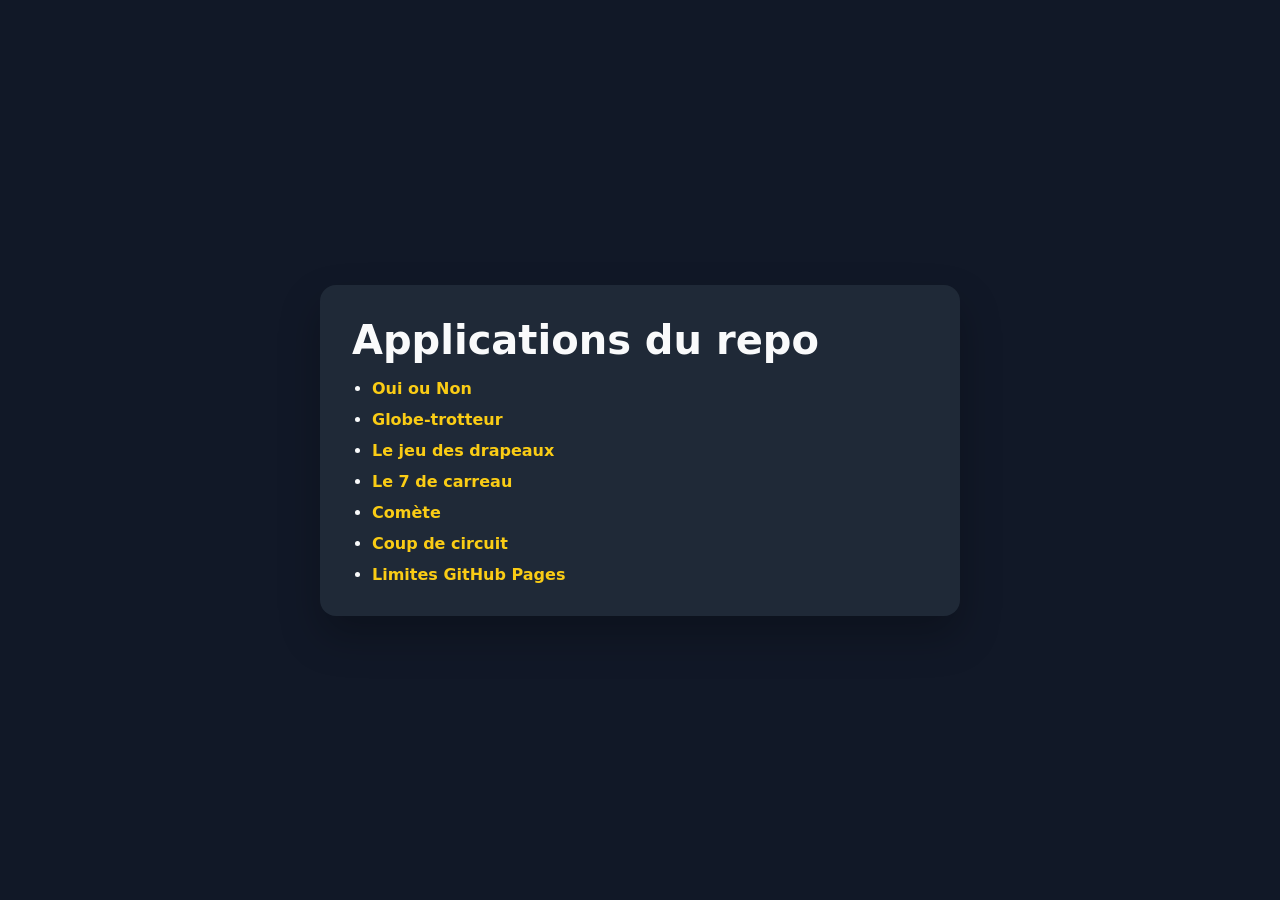
<file: index.html>
<!DOCTYPE html>
<html lang="fr">
  <head>
    <meta charset="utf-8" />
    <meta name="viewport" content="width=device-width, initial-scale=1, viewport-fit=cover" />
    <meta name="theme-color" content="#111827" />
    <meta name="apple-mobile-web-app-capable" content="yes" />
    <title>Applications du repo</title>
    <style>
      :root {
        color-scheme: dark;
        font-family: system-ui, -apple-system, BlinkMacSystemFont, "Segoe UI", sans-serif;
      }
      body {
        margin: 0;
        min-height: 100vh;
        min-height: 100dvh;
        box-sizing: border-box;
        padding: max(1rem, env(safe-area-inset-top)) 1rem max(1rem, env(safe-area-inset-bottom));
        display: grid;
        place-items: center;
        background: #111827;
        color: #f9fafb;
      }
      main {
        box-sizing: border-box;
        width: 100%;
        max-width: 640px;
        background: #1f2937;
        border-radius: 16px;
        padding: 2rem;
        box-shadow: 0 20px 40px rgba(0, 0, 0, 0.25);
      }
      h1 {
        margin: 0 0 1rem;
        font-size: clamp(1.8rem, 4vw, 2.5rem);
      }
      ul {
        margin: 0;
        padding-left: 1.25rem;
      }
      li + li {
        margin-top: 0.75rem;
      }
      a {
        color: #facc15;
        text-decoration: none;
        font-weight: 600;
      }
      a:hover {
        text-decoration: underline;
      }
    </style>
  </head>
  <body>
    <main>
      <h1>Applications du repo</h1>
      <ul>
        <li><a href="math/">Oui ou Non</a></li>
        <li><a href="globe/">Globe-trotteur</a></li>
        <li><a href="drapeaux/">Le jeu des drapeaux</a></li>
        <li><a href="sept-de-carreau/">Le 7 de carreau</a></li>
        <li><a href="comete/">Comète</a></li>
        <li><a href="circuit/">Coup de circuit</a></li>
        <li><a href="dashboard/">Limites GitHub Pages</a></li>
      </ul>
    </main>
  </body>
</html>
</file>
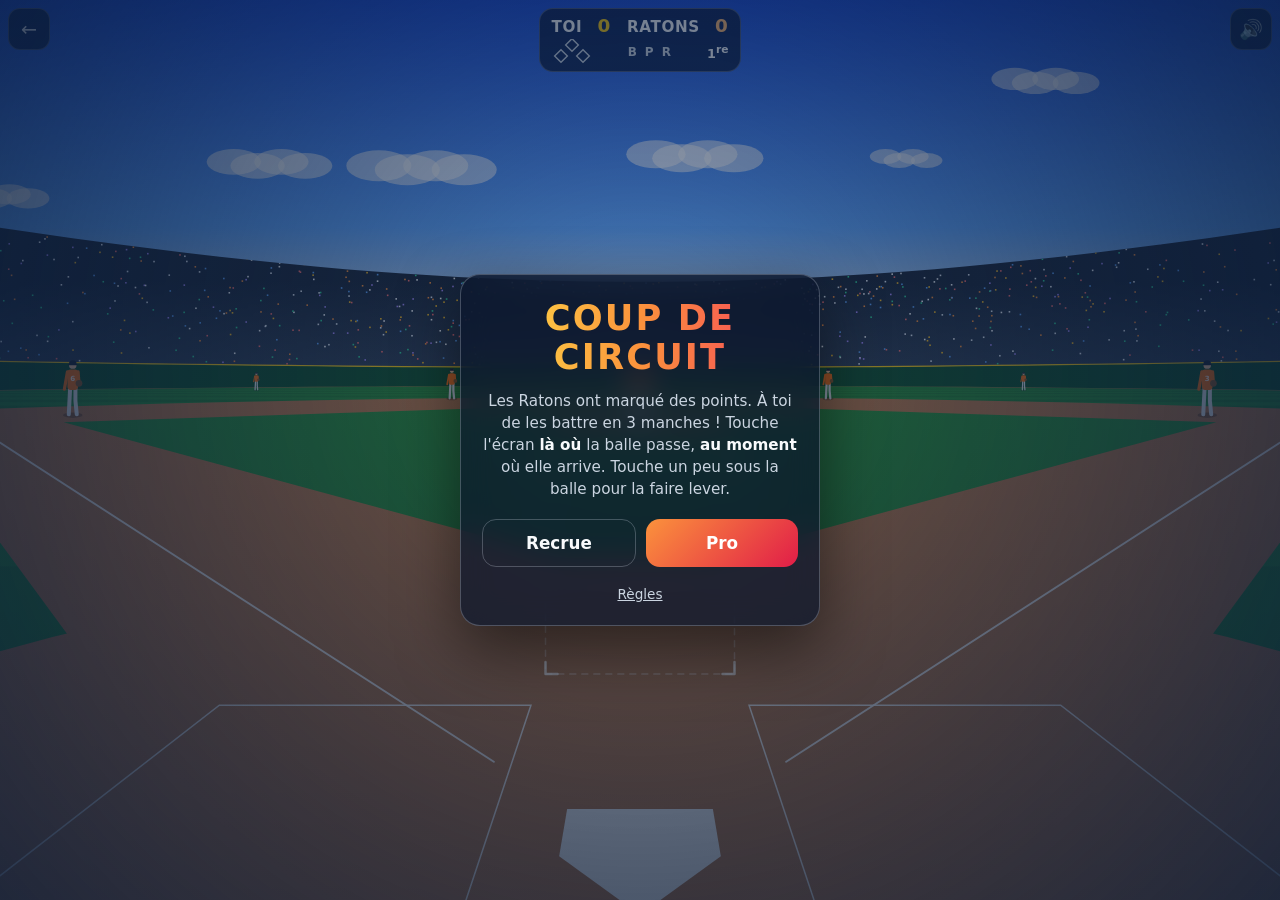
<file: circuit/index.html>
<!DOCTYPE html>
<html lang="fr">
<head>
  <meta charset="utf-8">
  <meta name="viewport" content="width=device-width, initial-scale=1, maximum-scale=1, user-scalable=no, viewport-fit=cover">
  <meta name="theme-color" content="#0b1d3a">
  <meta name="apple-mobile-web-app-capable" content="yes">
  <title>Coup de circuit</title>
  <link rel="stylesheet" href="style.css">
</head>
<body>
  <canvas id="c" aria-label="Terrain de baseball : touche l'écran pour frapper"></canvas>

  <header class="hud">
    <a class="btn" href="../" aria-label="Accueil">←</a>
    <div class="score">
      <div class="teams">
        <span class="me">TOI <b id="s-me">0</b></span>
        <span class="op">RATONS <b id="s-op">0</b></span>
      </div>
      <div class="board">
        <svg class="diamond" viewBox="0 0 40 26" aria-label="Coureurs sur les buts">
          <rect id="b2" x="15.5" y="1.5" width="9" height="9" transform="rotate(45 20 6)" />
          <rect id="b3" x="4.5" y="12.5" width="9" height="9" transform="rotate(45 9 17)" />
          <rect id="b1" x="26.5" y="12.5" width="9" height="9" transform="rotate(45 31 17)" />
        </svg>
        <div class="count">
          <span>B <i id="c-b"></i></span>
          <span>P <i id="c-p"></i></span>
          <span>R <i id="c-r"></i></span>
        </div>
        <div class="inning" id="inning">1<sup>re</sup></div>
      </div>
    </div>
    <button class="btn" id="mute" type="button" aria-label="Son">🔊</button>
  </header>

  <div class="banner" id="banner" aria-live="polite"></div>
  <p class="pitch" id="pitch"></p>

  <div class="overlay" id="overlay">
    <div class="card">
      <h1 id="o-title">COUP DE CIRCUIT</h1>
      <p class="o-big" id="o-big" hidden></p>
      <p id="o-text">Les Ratons ont marqué des points. À toi de les battre en 3 manches&nbsp;! Touche l'écran <b>là où</b> la balle passe, <b>au moment</b> où elle arrive. Touche un peu sous la balle pour la faire lever.</p>
      <p class="o-stats" id="o-stats"></p>
      <div class="o-actions">
        <button class="cta ghost" id="o-recrue" type="button">Recrue</button>
        <button class="cta" id="o-pro" type="button">Pro</button>
      </div>
      <button class="link" id="o-rules" type="button">Règles</button>
    </div>
  </div>

  <dialog class="rules" id="rules">
    <h2>Règles</h2>
    <ul>
      <li>Le lanceur lance : rapide, glissante, courbe ou changement de vitesse.</li>
      <li>Touche l'écran à la hauteur de la balle, au moment où elle traverse la zone des prises. Trop tôt, la balle part à gauche ; trop tard, à droite.</li>
      <li>Touche sous la balle pour un ballon, au-dessus pour un roulant.</li>
      <li>Balle dans la zone sans frapper : <b>prise</b>. Hors de la zone : <b>balle</b>.</li>
      <li>3 prises : retiré. 4 balles : but sur balles. 3 retraits : fin de la manche.</li>
      <li>Simple, double, triple ou coup de circuit : fais avancer tes coureurs et marque plus de points que les Ratons en 3 manches.</li>
      <li><b>Recrue</b> : lancers plus lents et un cercle montre où passera la balle.</li>
    </ul>
    <form method="dialog"><button class="cta" type="submit">OK</button></form>
  </dialog>

  <script src="physique.js"></script>
  <script src="game.js"></script>
</body>
</html>
</file>
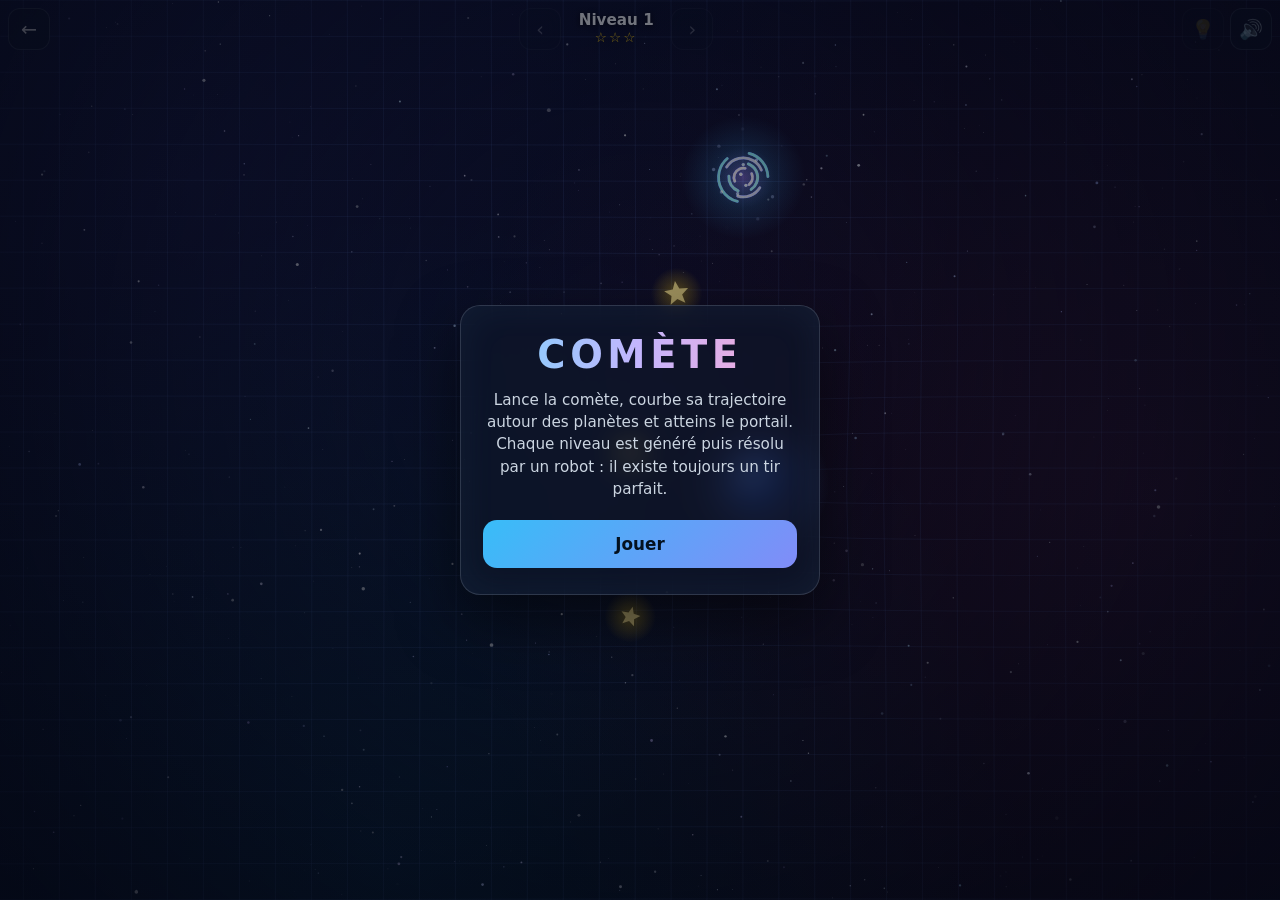
<file: comete/index.html>
<!DOCTYPE html>
<html lang="fr">
<head>
  <meta charset="utf-8">
  <meta name="viewport" content="width=device-width, initial-scale=1, maximum-scale=1, user-scalable=no, viewport-fit=cover">
  <meta name="theme-color" content="#050816">
  <meta name="apple-mobile-web-app-capable" content="yes">
  <title>Comète</title>
  <link rel="stylesheet" href="style.css">
</head>
<body>
  <canvas id="c" aria-label="Zone de jeu"></canvas>

  <header class="hud">
    <a class="btn" href="../" aria-label="Accueil">←</a>
    <div class="nav">
      <button class="btn" id="prev" type="button" aria-label="Niveau précédent">‹</button>
      <div class="level">
        <span id="lvl">Niveau 1</span>
        <span id="best" class="best" aria-label="Meilleur résultat">☆☆☆</span>
      </div>
      <button class="btn" id="next" type="button" aria-label="Niveau suivant">›</button>
    </div>
    <div class="right">
      <button class="btn" id="hint" type="button" aria-label="Indice" disabled>💡</button>
      <button class="btn" id="mute" type="button" aria-label="Son">🔊</button>
    </div>
  </header>

  <p class="tip" id="tip" aria-live="polite"></p>

  <div class="overlay" id="overlay">
    <div class="card">
      <h1 id="o-title">COMÈTE</h1>
      <p class="o-stars" id="o-stars" hidden></p>
      <p id="o-text">Lance la comète, courbe sa trajectoire autour des planètes et atteins le portail. Chaque niveau est généré puis résolu par un robot&nbsp;: il existe toujours un tir parfait.</p>
      <div class="o-actions">
        <button class="cta ghost" id="o-retry" type="button" hidden>Rejouer</button>
        <button class="cta" id="o-go" type="button">Jouer</button>
      </div>
    </div>
  </div>

  <script src="game.js"></script>
</body>
</html>
</file>
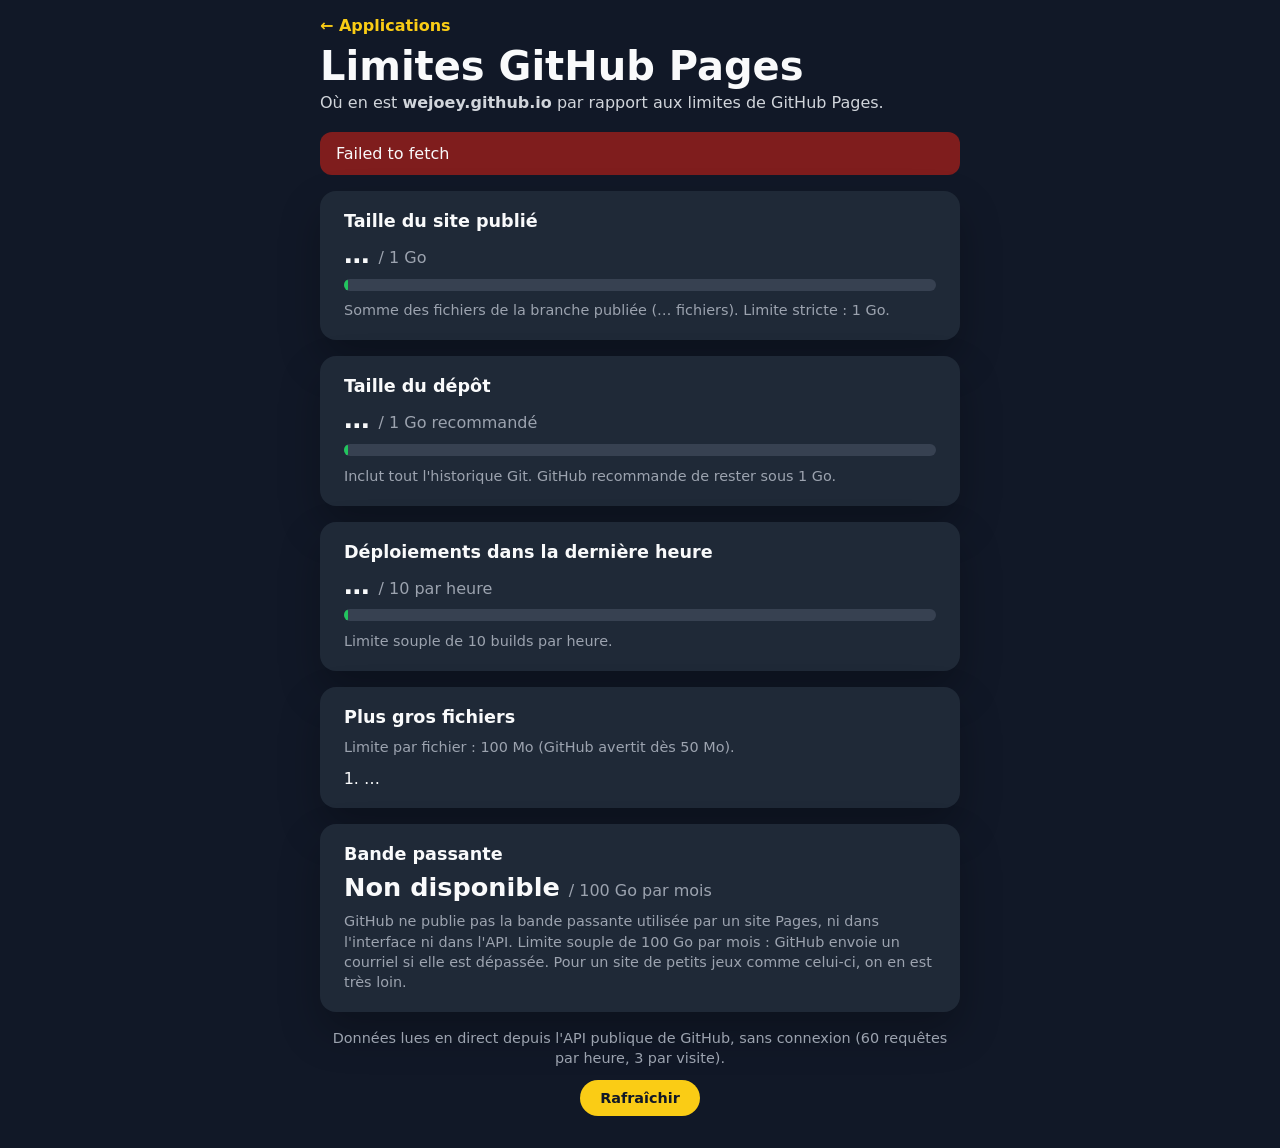
<file: dashboard/index.html>
<!DOCTYPE html>
<html lang="fr">
  <head>
    <meta charset="utf-8" />
    <meta name="viewport" content="width=device-width, initial-scale=1, viewport-fit=cover" />
    <meta name="theme-color" content="#111827" />
    <title>Limites GitHub Pages</title>
    <link rel="stylesheet" href="style.css" />
  </head>
  <body>
    <main>
      <p class="retour"><a href="../">← Applications</a></p>
      <h1>Limites GitHub Pages</h1>
      <p class="sous-titre">
        Où en est <strong>wejoey.github.io</strong> par rapport aux limites de GitHub Pages.
        <span id="maj"></span>
      </p>

      <p id="erreur" class="erreur" hidden></p>

      <section class="carte" id="carte-site">
        <h2>Taille du site publié</h2>
        <p class="valeur"><span id="site-val">…</span> <span class="sur">/ 1 Go</span></p>
        <div class="barre"><div id="site-barre"></div></div>
        <p class="note">Somme des fichiers de la branche publiée (<span id="site-nb">…</span> fichiers). Limite stricte : 1 Go.</p>
      </section>

      <section class="carte" id="carte-repo">
        <h2>Taille du dépôt</h2>
        <p class="valeur"><span id="repo-val">…</span> <span class="sur">/ 1 Go recommandé</span></p>
        <div class="barre"><div id="repo-barre"></div></div>
        <p class="note">Inclut tout l'historique Git. GitHub recommande de rester sous 1 Go.</p>
      </section>

      <section class="carte" id="carte-deploy">
        <h2>Déploiements dans la dernière heure</h2>
        <p class="valeur"><span id="deploy-val">…</span> <span class="sur">/ 10 par heure</span></p>
        <div class="barre"><div id="deploy-barre"></div></div>
        <p class="note" id="deploy-note">Limite souple de 10 builds par heure.</p>
      </section>

      <section class="carte" id="carte-fichiers">
        <h2>Plus gros fichiers</h2>
        <p class="note">Limite par fichier : 100 Mo (GitHub avertit dès 50 Mo).</p>
        <ol id="fichiers" class="fichiers"><li>…</li></ol>
      </section>

      <section class="carte">
        <h2>Bande passante</h2>
        <p class="valeur"><span>Non disponible</span> <span class="sur">/ 100 Go par mois</span></p>
        <p class="note">
          GitHub ne publie pas la bande passante utilisée par un site Pages, ni dans l'interface ni
          dans l'API. Limite souple de 100 Go par mois : GitHub envoie un courriel si elle est
          dépassée. Pour un site de petits jeux comme celui-ci, on en est très loin.
        </p>
      </section>

      <footer class="note">
        Données lues en direct depuis l'API publique de GitHub, sans connexion
        (<span id="quota">60 requêtes par heure</span>, 3 par visite).
        <br /><button id="rafraichir" type="button">Rafraîchir</button>
      </footer>
    </main>
    <script src="dashboard.js"></script>
  </body>
</html>
</file>
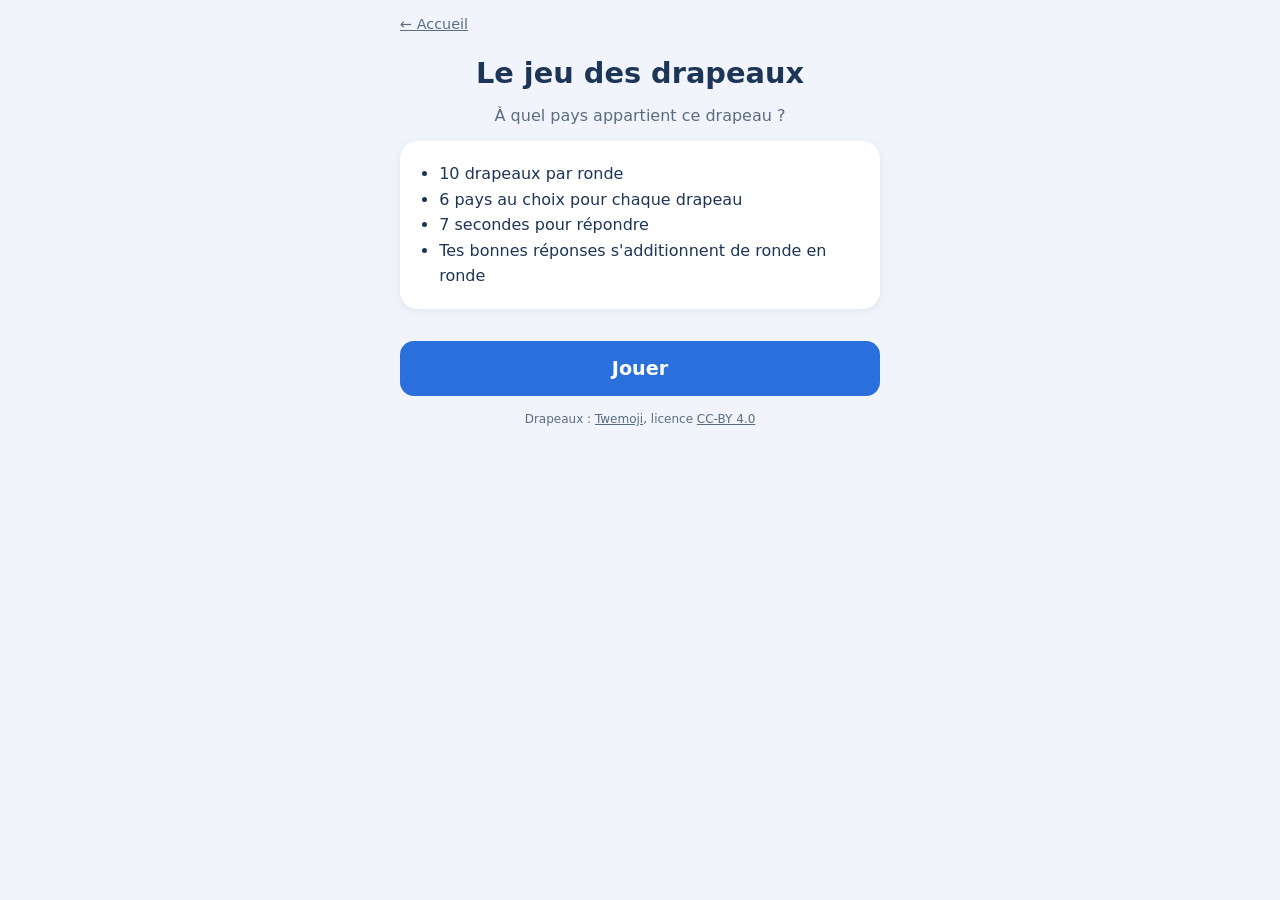
<file: drapeaux/index.html>
<!DOCTYPE html>
<html lang="fr">
<head>
  <meta charset="utf-8">
  <meta name="viewport" content="width=device-width, initial-scale=1, viewport-fit=cover">
  <meta name="theme-color" content="#1d3557">
  <title>Le jeu des drapeaux</title>
  <style>
    /* Police de drapeaux hébergée localement (Twemoji, CC-BY 4.0) :
       les drapeaux s'affichent pareil partout, même sur Windows. */
    @font-face {
      font-family: "Drapeaux";
      src: url("TwemojiCountryFlags.woff2") format("woff2");
      unicode-range: U+1F1E6-1F1FF, U+1F3F4, U+E0062-E007F;
      font-display: swap;
    }
    :root {
      --bg: #f1f5fb;
      --card: #ffffff;
      --ink: #1d3557;
      --muted: #5b6b82;
      --accent: #2a6fdb;
      --good: #1e9e5a;
      --bad: #d64545;
      --line: #dbe3ee;
      --timer: #f4a261;
    }
    * { box-sizing: border-box; -webkit-tap-highlight-color: transparent; }
    html, body { margin: 0; height: 100%; }
    body {
      background: var(--bg);
      color: var(--ink);
      font-family: system-ui, -apple-system, "Segoe UI", Roboto, sans-serif;
      display: flex;
      justify-content: center;
      padding: max(16px, env(safe-area-inset-top)) 16px max(16px, env(safe-area-inset-bottom));
    }
    main { width: 100%; max-width: 480px; display: flex; flex-direction: column; gap: 16px; }
    .screen { display: none; flex-direction: column; gap: 16px; }
    .screen.active { display: flex; }

    h1 { margin: 8px 0 0; font-size: 1.8rem; text-align: center; }
    .sub { margin: 0; text-align: center; color: var(--muted); }
    .card {
      background: var(--card);
      border-radius: 18px;
      padding: 20px;
      box-shadow: 0 2px 10px rgba(29, 53, 87, .08);
    }
    .rules { margin: 0; padding-left: 1.2em; line-height: 1.6; }
    .total-line { text-align: center; color: var(--muted); margin: 0; }

    button {
      font: inherit;
      border: 0;
      cursor: pointer;
      border-radius: 14px;
      touch-action: manipulation;
    }
    .primary {
      background: var(--accent);
      color: #fff;
      font-size: 1.2rem;
      font-weight: 700;
      padding: 16px;
      width: 100%;
    }
    .primary:active { transform: scale(.98); }
    .link {
      background: none;
      color: var(--muted);
      text-decoration: underline;
      padding: 8px;
      font-size: .9rem;
      align-self: center;
    }

    .home { color: var(--muted); font-size: .9rem; align-self: flex-start; }

    /* Partie */
    .topbar { display: flex; justify-content: space-between; font-weight: 600; color: var(--muted); }
    .timer { height: 10px; background: var(--line); border-radius: 99px; overflow: hidden; }
    .timer > div { height: 100%; width: 100%; background: var(--timer); border-radius: 99px; transform-origin: left; }
    .flag-box { text-align: center; padding: 12px 0 4px; }
    .flag {
      font-family: "Drapeaux", "Apple Color Emoji", "Noto Color Emoji", "Segoe UI Emoji", sans-serif;
      font-size: clamp(110px, 38vw, 170px);
      line-height: 1;
      display: inline-block;
    }
    .flag img, .recap .mini img { height: .72em; width: auto; vertical-align: middle; display: inline-block; }
    .question { margin: 8px 0 0; text-align: center; font-size: 1.15rem; font-weight: 700; }
    .choices { display: grid; grid-template-columns: 1fr 1fr; gap: 10px; }
    .choice {
      background: var(--card);
      color: var(--ink);
      border: 2px solid var(--line);
      padding: 14px 8px;
      min-height: 64px;
      font-size: 1rem;
      font-weight: 600;
      line-height: 1.2;
    }
    .choice:disabled { cursor: default; }
    .choice.good { background: var(--good); border-color: var(--good); color: #fff; }
    .choice.bad { background: var(--bad); border-color: var(--bad); color: #fff; }
    .feedback { min-height: 1.5em; text-align: center; font-weight: 700; margin: 0; }
    .feedback.good { color: var(--good); }
    .feedback.bad { color: var(--bad); }

    /* Fin de ronde */
    .big { font-size: 3.2rem; font-weight: 800; text-align: center; margin: 0; }
    .stats { display: grid; grid-template-columns: 1fr 1fr; gap: 10px; }
    .stat { background: var(--bg); border-radius: 12px; padding: 12px; text-align: center; }
    .stat b { display: block; font-size: 1.5rem; }
    .stat span { color: var(--muted); font-size: .85rem; }
    .recap { list-style: none; margin: 0; padding: 0; display: flex; flex-direction: column; gap: 6px; }
    .recap li { display: flex; align-items: center; gap: 10px; }
    .recap .mini { font-family: "Drapeaux", "Apple Color Emoji", "Noto Color Emoji", sans-serif; font-size: 1.6rem; }
    .recap .ok { color: var(--good); font-weight: 700; margin-left: auto; }
    .recap .ko { color: var(--bad); font-weight: 700; margin-left: auto; }
    .credit { text-align: center; font-size: .75rem; color: var(--muted); margin: 0; }
    .credit a { color: inherit; }
  </style>
</head>
<body>
<main>
  <!-- Accueil -->
  <section id="accueil" class="screen active">
    <a class="home" href="../">← Accueil</a>
    <h1>Le jeu des drapeaux</h1>
    <p class="sub">À quel pays appartient ce drapeau ?</p>
    <div class="card">
      <ul class="rules">
        <li>10 drapeaux par ronde</li>
        <li>6 pays au choix pour chaque drapeau</li>
        <li>7 secondes pour répondre</li>
        <li>Tes bonnes réponses s'additionnent de ronde en ronde</li>
      </ul>
    </div>
    <p class="total-line" id="accueil-total"></p>
    <button class="primary" id="btn-jouer">Jouer</button>
  </section>

  <!-- Partie -->
  <section id="partie" class="screen">
    <div class="topbar">
      <span id="num-question">Question 1/10</span>
      <span id="score-ronde">Score : 0</span>
    </div>
    <div class="timer"><div id="barre"></div></div>
    <div class="card flag-box">
      <span class="flag" id="drapeau" role="img" aria-label="Drapeau à deviner"></span>
      <p class="question">À quel pays appartient ce drapeau ?</p>
    </div>
    <div class="choices" id="choix"></div>
    <p class="feedback" id="feedback"></p>
  </section>

  <!-- Fin de ronde -->
  <section id="fin" class="screen">
    <h1 id="fin-titre">Ronde terminée !</h1>
    <div class="card">
      <p class="big" id="fin-score">0/10</p>
      <p class="sub" id="fin-message"></p>
    </div>
    <div class="stats">
      <div class="stat"><b id="total-bonnes">0</b><span>bonnes réponses au total</span></div>
      <div class="stat"><b id="total-rondes">0</b><span>rondes jouées</span></div>
    </div>
    <button class="primary" id="btn-rejouer">Nouvelle ronde</button>
    <div class="card">
      <ul class="recap" id="recap"></ul>
    </div>
    <button class="link" id="btn-reset">Remettre le total à zéro</button>
    <a class="home" href="../">← Accueil</a>
  </section>

  <p class="credit">Drapeaux : <a href="https://github.com/jdecked/twemoji" target="_blank" rel="noopener">Twemoji</a>, licence <a href="https://creativecommons.org/licenses/by/4.0/deed.fr" target="_blank" rel="noopener">CC-BY 4.0</a></p>
</main>

<script>
  "use strict";

  // Pays (code ISO à 2 lettres → nom en français).
  // On évite les paires presque identiques (Tchad/Roumanie, Monaco/Indonésie…).
  const PAYS = {
    FR: "France", BE: "Belgique", CH: "Suisse", CA: "Canada", US: "États-Unis",
    MX: "Mexique", BR: "Brésil", AR: "Argentine", CL: "Chili", CO: "Colombie",
    PE: "Pérou", VE: "Venezuela", UY: "Uruguay", CU: "Cuba", JM: "Jamaïque",
    HT: "Haïti", GB: "Royaume-Uni", IE: "Irlande", DE: "Allemagne", IT: "Italie",
    ES: "Espagne", PT: "Portugal", NL: "Pays-Bas", LU: "Luxembourg", AT: "Autriche",
    DK: "Danemark", SE: "Suède", NO: "Norvège", FI: "Finlande", IS: "Islande",
    PL: "Pologne", CZ: "Tchéquie", HU: "Hongrie", RO: "Roumanie", GR: "Grèce",
    HR: "Croatie", UA: "Ukraine", RU: "Russie", TR: "Turquie", MA: "Maroc",
    DZ: "Algérie", TN: "Tunisie", EG: "Égypte", SN: "Sénégal", CI: "Côte d'Ivoire",
    CM: "Cameroun", NG: "Nigeria", GH: "Ghana", KE: "Kenya", ZA: "Afrique du Sud",
    MG: "Madagascar", CD: "Congo (RDC)", IL: "Israël", LB: "Liban", SA: "Arabie saoudite",
    IN: "Inde", PK: "Pakistan", CN: "Chine", JP: "Japon", KR: "Corée du Sud",
    VN: "Vietnam", TH: "Thaïlande", PH: "Philippines", ID: "Indonésie", AU: "Australie",
    NZ: "Nouvelle-Zélande", NP: "Népal", BT: "Bhoutan", KZ: "Kazakhstan", IR: "Iran"
  };
  const CODES = Object.keys(PAYS);
  const NB_QUESTIONS = 10;
  const NB_CHOIX = 6;
  const DUREE_MS = 7000;
  const PAUSE_MS = 1300; // temps pour voir la bonne réponse
  const CLE = "drapeaux-total-v1";

  const $ = (id) => document.getElementById(id);

  function emojiDrapeau(code) {
    return String.fromCodePoint(...[...code].map((c) => 0x1F1E6 + c.charCodeAt(0) - 65));
  }

  // Drapeaux redessinés quand la version Twemoji est trop simplifiée.
  const IMAGES = { ES: "espagne.svg" };

  function afficherDrapeau(el, code) {
    if (IMAGES[code]) {
      el.innerHTML = "";
      const img = document.createElement("img");
      img.src = IMAGES[code];
      img.alt = "";
      el.appendChild(img);
    } else {
      el.textContent = emojiDrapeau(code);
    }
  }

  function melanger(liste) {
    const a = liste.slice();
    for (let i = a.length - 1; i > 0; i--) {
      const j = Math.floor(Math.random() * (i + 1));
      [a[i], a[j]] = [a[j], a[i]];
    }
    return a;
  }

  // Total cumulé, gardé sur l'appareil (si le navigateur le permet).
  function lireTotal() {
    try {
      const t = JSON.parse(localStorage.getItem(CLE));
      if (t && Number.isFinite(t.bonnes) && Number.isFinite(t.rondes)) return t;
    } catch (e) { /* stockage indisponible */ }
    return { bonnes: 0, rondes: 0 };
  }
  function ecrireTotal(t) {
    try { localStorage.setItem(CLE, JSON.stringify(t)); } catch (e) { /* tant pis */ }
  }
  let total = lireTotal();

  function montrer(id) {
    document.querySelectorAll(".screen").forEach((s) => s.classList.toggle("active", s.id === id));
    window.scrollTo(0, 0);
  }

  function majAccueil() {
    $("accueil-total").textContent = total.rondes
      ? `Total : ${total.bonnes} bonnes réponses en ${total.rondes} ronde${total.rondes > 1 ? "s" : ""}`
      : "";
  }

  // --- Ronde ---
  let questions = [], index = 0, score = 0, resultats = [];
  let minuteur = null, animation = null, verrou = false;

  function nouvelleRonde() {
    questions = melanger(CODES).slice(0, NB_QUESTIONS);
    index = 0; score = 0; resultats = [];
    montrer("partie");
    poserQuestion();
  }

  function poserQuestion() {
    verrou = false;
    const bonne = questions[index];
    const autres = melanger(CODES.filter((c) => c !== bonne)).slice(0, NB_CHOIX - 1);
    const choix = melanger([bonne, ...autres]);

    $("num-question").textContent = `Question ${index + 1}/${NB_QUESTIONS}`;
    $("score-ronde").textContent = `Score : ${score}`;
    afficherDrapeau($("drapeau"), bonne);
    $("feedback").textContent = "";
    $("feedback").className = "feedback";

    const zone = $("choix");
    zone.innerHTML = "";
    choix.forEach((code) => {
      const b = document.createElement("button");
      b.className = "choice";
      b.textContent = PAYS[code];
      b.dataset.code = code;
      b.addEventListener("click", () => repondre(code));
      zone.appendChild(b);
    });

    // Barre de temps
    const barre = $("barre");
    if (animation) animation.cancel();
    animation = barre.animate(
      [{ transform: "scaleX(1)" }, { transform: "scaleX(0)" }],
      { duration: DUREE_MS, easing: "linear", fill: "forwards" }
    );
    clearTimeout(minuteur);
    minuteur = setTimeout(() => repondre(null), DUREE_MS);
  }

  function repondre(code) {
    if (verrou) return;
    verrou = true;
    clearTimeout(minuteur);
    if (animation) animation.pause();

    const bonne = questions[index];
    const juste = code === bonne;
    if (juste) score++;
    resultats.push({ code: bonne, juste });

    document.querySelectorAll(".choice").forEach((b) => {
      b.disabled = true;
      if (b.dataset.code === bonne) b.classList.add("good");
      else if (b.dataset.code === code) b.classList.add("bad");
    });
    const fb = $("feedback");
    if (juste) { fb.textContent = "Bravo !"; fb.className = "feedback good"; }
    else if (code === null) { fb.textContent = `Temps écoulé ! C'était : ${PAYS[bonne]}`; fb.className = "feedback bad"; }
    else { fb.textContent = `Raté ! C'était : ${PAYS[bonne]}`; fb.className = "feedback bad"; }
    $("score-ronde").textContent = `Score : ${score}`;

    setTimeout(() => {
      index++;
      if (index < NB_QUESTIONS) poserQuestion();
      else finRonde();
    }, PAUSE_MS);
  }

  function finRonde() {
    total = { bonnes: total.bonnes + score, rondes: total.rondes + 1 };
    ecrireTotal(total);

    $("fin-score").textContent = `${score}/${NB_QUESTIONS}`;
    $("fin-message").textContent =
      score === 10 ? "Parfait, aucune erreur !" :
      score >= 8 ? "Excellent !" :
      score >= 5 ? "Bien joué !" :
      "Continue, tu vas t'améliorer !";
    $("total-bonnes").textContent = total.bonnes;
    $("total-rondes").textContent = total.rondes;

    const recap = $("recap");
    recap.innerHTML = "";
    resultats.forEach((r) => {
      const li = document.createElement("li");
      li.innerHTML = `<span class="mini"></span><span></span><span class="${r.juste ? "ok" : "ko"}">${r.juste ? "✓" : "✗"}</span>`;
      afficherDrapeau(li.children[0], r.code);
      li.children[1].textContent = PAYS[r.code];
      recap.appendChild(li);
    });
    montrer("fin");
  }

  $("btn-jouer").addEventListener("click", nouvelleRonde);
  $("btn-rejouer").addEventListener("click", nouvelleRonde);
  $("btn-reset").addEventListener("click", () => {
    total = { bonnes: 0, rondes: 0 };
    ecrireTotal(total);
    $("total-bonnes").textContent = 0;
    $("total-rondes").textContent = 0;
    majAccueil();
  });

  Object.values(IMAGES).forEach((src) => { new Image().src = src; }); // préchargement
  majAccueil();
</script>
</body>
</html>
</file>
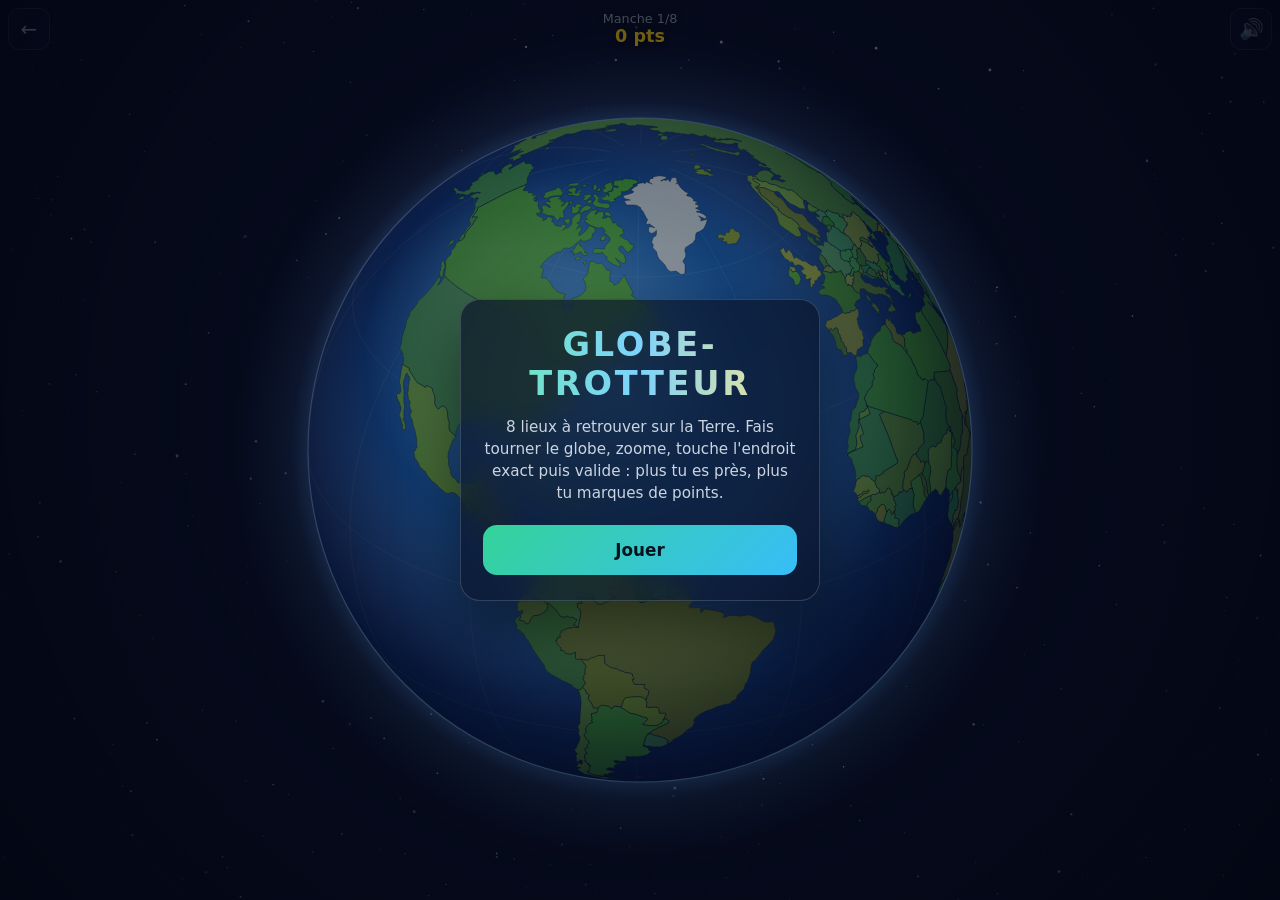
<file: globe/index.html>
<!DOCTYPE html>
<html lang="fr">
<head>
  <meta charset="utf-8">
  <meta name="viewport" content="width=device-width, initial-scale=1, maximum-scale=1, user-scalable=no, viewport-fit=cover">
  <meta name="theme-color" content="#040714">
  <meta name="apple-mobile-web-app-capable" content="yes">
  <title>Globe-trotteur</title>
  <link rel="stylesheet" href="style.css">
</head>
<body>
  <canvas id="c" aria-label="Globe terrestre"></canvas>

  <header class="hud">
    <a class="btn" href="../" aria-label="Accueil">←</a>
    <div class="stat"><span id="round">Manche 1/8</span><strong id="score">0 pts</strong></div>
    <button class="btn" id="mute" type="button" aria-label="Son">🔊</button>
  </header>

  <div class="question" id="question" aria-live="polite">
    <span id="q-kind">Où se trouve…</span>
    <strong id="q-name"></strong>
  </div>

  <div class="zoom">
    <button class="btn" id="zin" type="button" aria-label="Zoomer">+</button>
    <button class="btn" id="zout" type="button" aria-label="Dézoomer">−</button>
  </div>

  <footer class="panel" id="panel">
    <p id="res" aria-live="polite"></p>
    <button class="cta" id="ok" type="button" disabled>Valider</button>
  </footer>

  <div class="overlay" id="overlay">
    <div class="card">
      <h1 id="o-title">GLOBE-TROTTEUR</h1>
      <p class="o-big" id="o-big" hidden></p>
      <p id="o-text">8 lieux à retrouver sur la Terre. Fais tourner le globe, zoome, touche l'endroit exact puis valide&nbsp;: plus tu es près, plus tu marques de points.</p>
      <div class="o-actions"><button class="cta" id="o-go" type="button">Jouer</button></div>
    </div>
  </div>

  <script src="world.js"></script>
  <script src="game.js"></script>
</body>
</html>
</file>
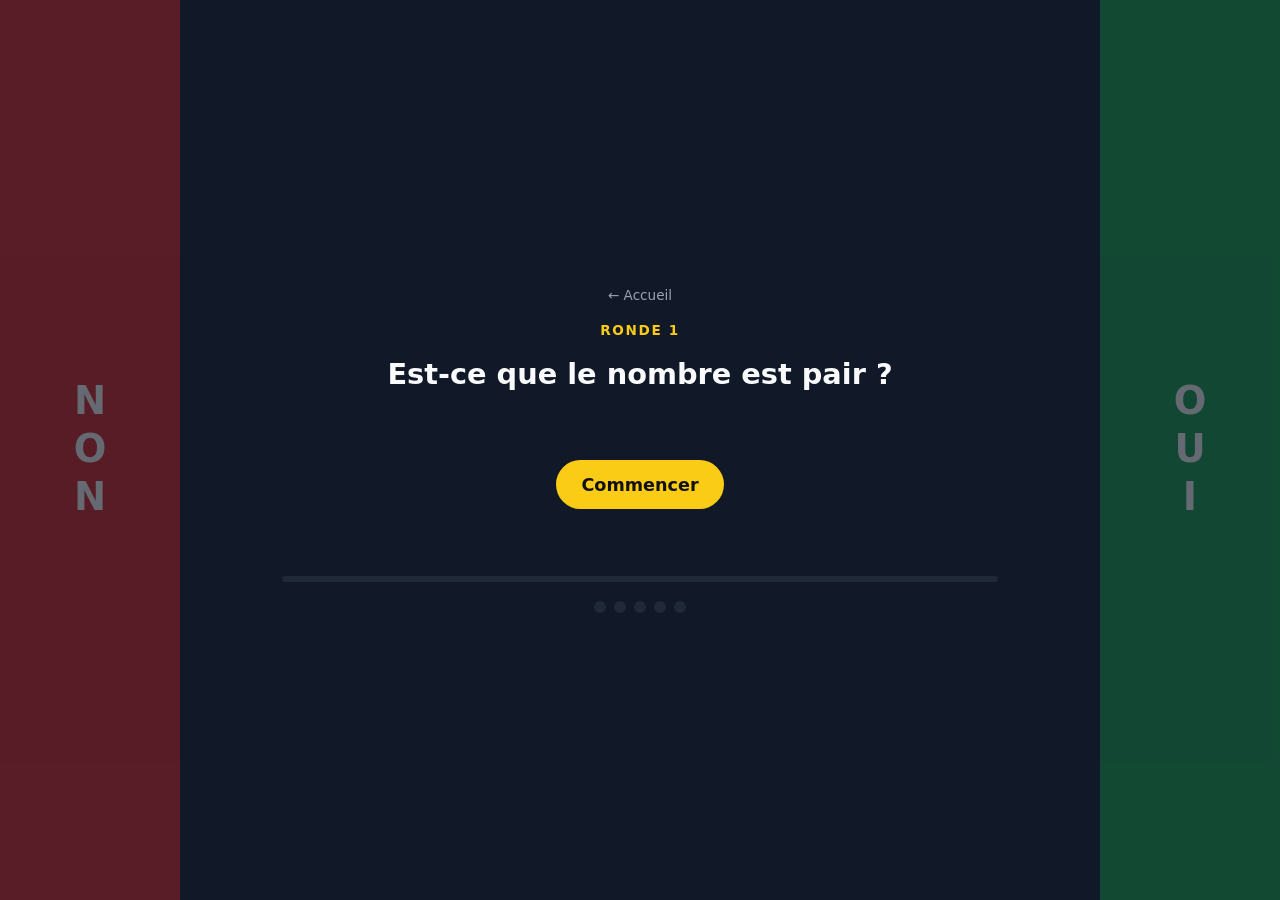
<file: math/index.html>
<!DOCTYPE html>
<html lang="fr">
<head>
  <meta charset="utf-8">
  <meta name="viewport" content="width=device-width, initial-scale=1, maximum-scale=1, user-scalable=no, viewport-fit=cover">
  <meta name="theme-color" content="#111827">
  <meta name="apple-mobile-web-app-capable" content="yes">
  <title>Oui ou Non</title>
  <link rel="stylesheet" href="style.css">
</head>
<body>
  <main class="game">
    <button class="bar bar-no" id="btn-no" type="button" aria-label="Non" disabled>
      <span>NON</span>
    </button>

    <section class="center">
      <a class="home" href="../">← Accueil</a>
      <p class="round" id="round">Ronde 1</p>
      <h1 class="question" id="question">Est-ce que le nombre est pair&nbsp;?</h1>

      <div class="stage" id="stage" aria-live="polite">
        <button class="start" id="btn-start" type="button">Commencer</button>
      </div>

      <div class="timer" aria-hidden="true"><div class="timer-fill" id="timer"></div></div>
      <ol class="dots" id="dots" aria-label="Progression"></ol>
    </section>

    <button class="bar bar-yes" id="btn-yes" type="button" aria-label="Oui" disabled>
      <span>OUI</span>
    </button>
  </main>

  <script src="game.js"></script>
</body>
</html>
</file>
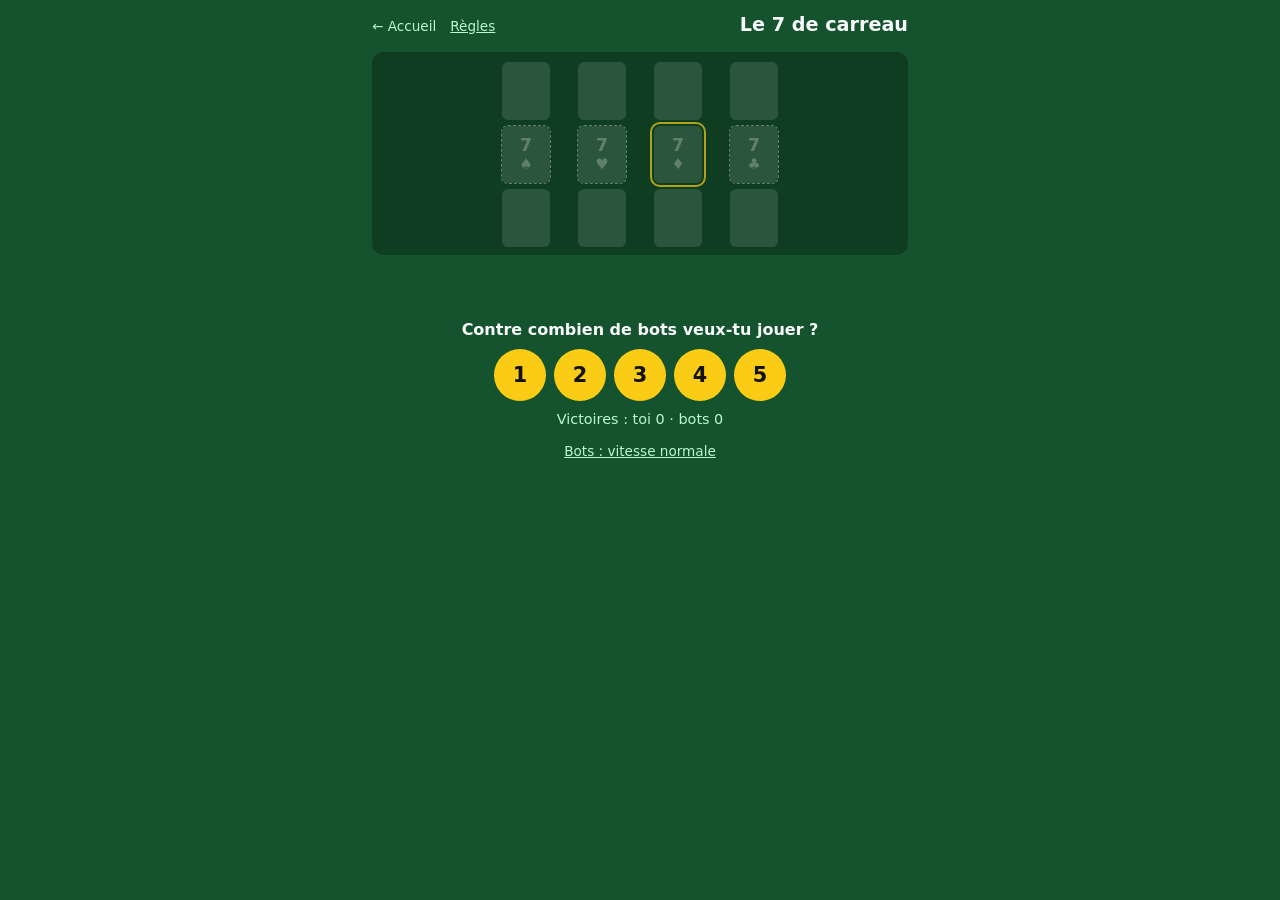
<file: sept-de-carreau/index.html>
<!DOCTYPE html>
<html lang="fr">
<head>
  <meta charset="utf-8">
  <meta name="viewport" content="width=device-width, initial-scale=1, viewport-fit=cover">
  <meta name="theme-color" content="#14532d">
  <meta name="apple-mobile-web-app-capable" content="yes">
  <title>Le 7 de carreau</title>
  <link rel="stylesheet" href="style.css">
</head>
<body>
  <main class="game">
    <!-- En portrait tout est empilé ; en paysage : table à gauche, main à droite -->
    <div class="col col-table">
    <header class="top">
      <nav class="links">
        <a class="home" href="../">← Accueil</a>
        <button class="link" id="btn-rules" type="button">Règles</button>
      </nav>
      <h1>Le 7 de carreau</h1>
    </header>

    <!-- La table, avec les joueurs assis autour : les bots en arc au-dessus, toi en bas.
         Une rangée par couleur, de l’As (bas) au Roi puis l’As (haut). -->
    <section class="table" id="table">
      <ul class="seats" id="seats" aria-label="Joueurs"></ul>
      <section class="board" id="board" aria-label="Table"></section>
    </section>
    </div>

    <div class="col col-hand">

    <p class="status" id="status" aria-live="polite"></p>

    <!-- Choix du nombre de bots, au début et à la fin de chaque partie -->
    <section class="setup" id="setup">
      <p class="setup-title">Contre combien de bots veux-tu jouer&nbsp;?</p>
      <div class="choices" id="bot-choices"></div>
      <p class="score" id="score"></p>
      <button class="link" id="btn-speed" type="button">Bots : vitesse normale</button>
    </section>

    <div class="actions">
      <button class="btn btn-ask" id="btn-ask" type="button" hidden>Demander une carte</button>
    </div>

    <!-- La main du joueur -->
    <section class="hand-zone" id="hand-zone">
      <p class="hand-title">Ta main <span id="hand-count"></span></p>
      <div class="hand" id="hand" aria-label="Ta main"></div>
    </section>
    </div>
  </main>

  <!-- Résumé des règles -->
  <dialog class="rules" id="rules" aria-labelledby="rules-title">
    <h2 id="rules-title">Règles du 7 de carreau</h2>
    <ul>
      <li>On joue avec 52 cartes, sans jokers, toi contre 1 à 5 bots. Toutes les cartes sont distribuées.</li>
      <li>Celui qui a le <strong>7♦</strong> commence en le posant.</li>
      <li>À ton tour, tu poses un <strong>7</strong> pour ouvrir une couleur, ou la carte qui suit une rangée, en montant (8, 9… Roi) ou en descendant (6, 5… 2).</li>
      <li>L’<strong>As♦</strong> se pose sous le 2♦ ou au-dessus du Roi♦. Tous les autres As vont ensuite du même côté.</li>
      <li>Le <strong>carreau mène</strong> : une carte d’une autre couleur ne peut pas dépasser la rangée de carreau. Par exemple, pas de 8♠ tant que le 8♦ n’est pas posé.</li>
      <li>Si tu peux jouer, tu es obligé de jouer.</li>
      <li>Si tu ne peux pas, tu demandes une carte au joueur qui te précède. Il choisit laquelle te donner, et ton tour est fini.</li>
      <li>La partie se termine dès qu’un joueur n’a plus de cartes : il gagne.</li>
    </ul>
    <button class="btn" id="btn-rules-close" type="button">Compris !</button>
  </dialog>

  <script src="rules.js"></script>
  <script src="game.js"></script>
</body>
</html>
</file>
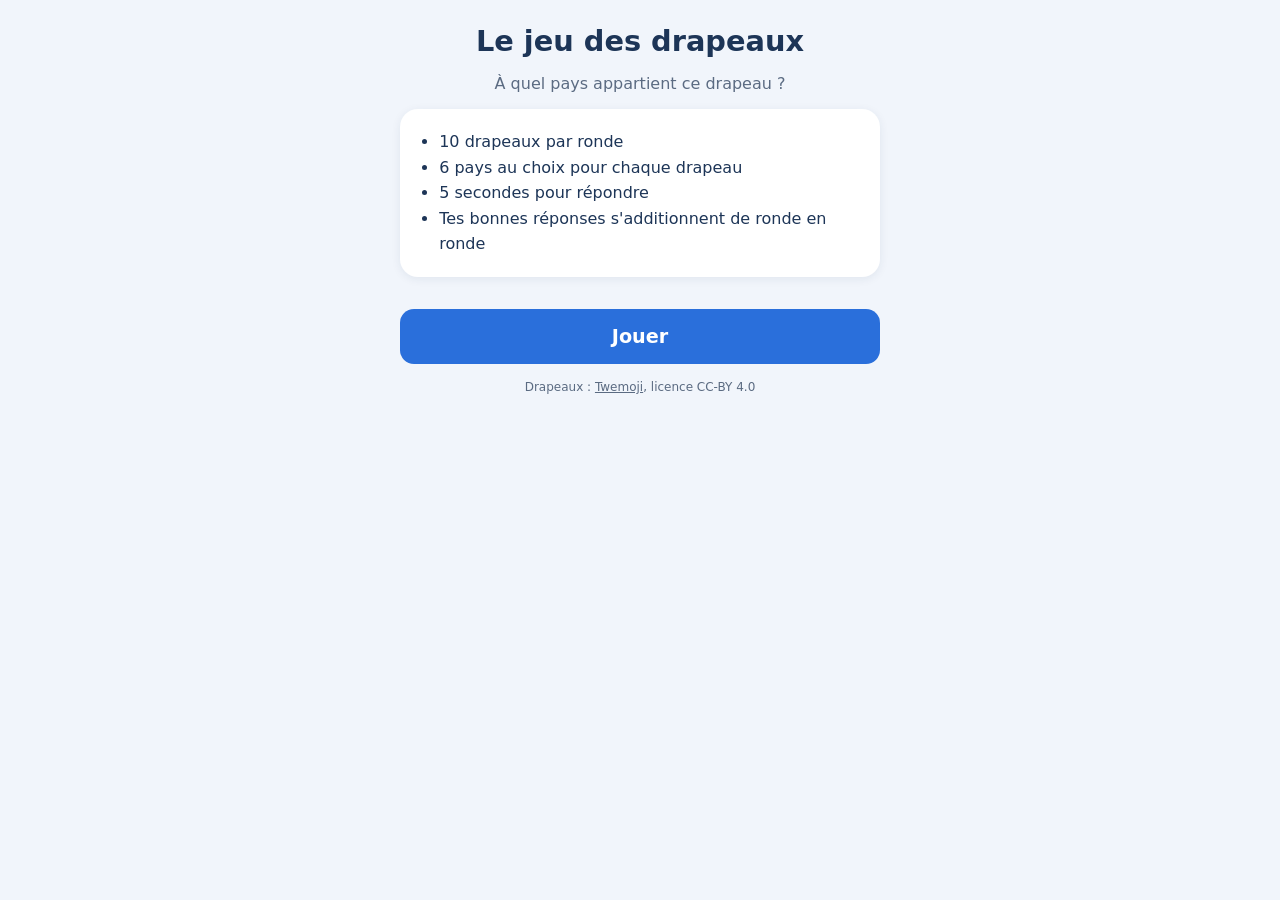
<file: _published/drapeaux/index.html>
<!DOCTYPE html>
<html lang="fr">
<head>
  <meta charset="utf-8">
  <meta name="viewport" content="width=device-width, initial-scale=1, viewport-fit=cover">
  <meta name="theme-color" content="#1d3557">
  <title>Le jeu des drapeaux</title>
  <style>
    /* Police de drapeaux hébergée localement (Twemoji, CC-BY 4.0) :
       les drapeaux s'affichent pareil partout, même sur Windows. */
    @font-face {
      font-family: "Drapeaux";
      src: url("TwemojiCountryFlags.woff2") format("woff2");
      unicode-range: U+1F1E6-1F1FF, U+1F3F4, U+E0062-E007F;
      font-display: swap;
    }
    :root {
      --bg: #f1f5fb;
      --card: #ffffff;
      --ink: #1d3557;
      --muted: #5b6b82;
      --accent: #2a6fdb;
      --good: #1e9e5a;
      --bad: #d64545;
      --line: #dbe3ee;
      --timer: #f4a261;
    }
    * { box-sizing: border-box; -webkit-tap-highlight-color: transparent; }
    html, body { margin: 0; height: 100%; }
    body {
      background: var(--bg);
      color: var(--ink);
      font-family: system-ui, -apple-system, "Segoe UI", Roboto, sans-serif;
      display: flex;
      justify-content: center;
      padding: max(16px, env(safe-area-inset-top)) 16px max(16px, env(safe-area-inset-bottom));
    }
    main { width: 100%; max-width: 480px; display: flex; flex-direction: column; gap: 16px; }
    .screen { display: none; flex-direction: column; gap: 16px; }
    .screen.active { display: flex; }

    h1 { margin: 8px 0 0; font-size: 1.8rem; text-align: center; }
    .sub { margin: 0; text-align: center; color: var(--muted); }
    .card {
      background: var(--card);
      border-radius: 18px;
      padding: 20px;
      box-shadow: 0 2px 10px rgba(29, 53, 87, .08);
    }
    .rules { margin: 0; padding-left: 1.2em; line-height: 1.6; }
    .total-line { text-align: center; color: var(--muted); margin: 0; }

    button {
      font: inherit;
      border: 0;
      cursor: pointer;
      border-radius: 14px;
      touch-action: manipulation;
    }
    .primary {
      background: var(--accent);
      color: #fff;
      font-size: 1.2rem;
      font-weight: 700;
      padding: 16px;
      width: 100%;
    }
    .primary:active { transform: scale(.98); }
    .link {
      background: none;
      color: var(--muted);
      text-decoration: underline;
      padding: 8px;
      font-size: .9rem;
      align-self: center;
    }

    /* Partie */
    .topbar { display: flex; justify-content: space-between; font-weight: 600; color: var(--muted); }
    .timer { height: 10px; background: var(--line); border-radius: 99px; overflow: hidden; }
    .timer > div { height: 100%; width: 100%; background: var(--timer); border-radius: 99px; transform-origin: left; }
    .flag-box { text-align: center; padding: 12px 0 4px; }
    .flag {
      font-family: "Drapeaux", "Apple Color Emoji", "Noto Color Emoji", "Segoe UI Emoji", sans-serif;
      font-size: clamp(110px, 38vw, 170px);
      line-height: 1;
      display: inline-block;
    }
    .question { margin: 8px 0 0; text-align: center; font-size: 1.15rem; font-weight: 700; }
    .choices { display: grid; grid-template-columns: 1fr 1fr; gap: 10px; }
    .choice {
      background: var(--card);
      color: var(--ink);
      border: 2px solid var(--line);
      padding: 14px 8px;
      min-height: 64px;
      font-size: 1rem;
      font-weight: 600;
      line-height: 1.2;
    }
    .choice:disabled { cursor: default; }
    .choice.good { background: var(--good); border-color: var(--good); color: #fff; }
    .choice.bad { background: var(--bad); border-color: var(--bad); color: #fff; }
    .feedback { min-height: 1.5em; text-align: center; font-weight: 700; margin: 0; }
    .feedback.good { color: var(--good); }
    .feedback.bad { color: var(--bad); }

    /* Fin de ronde */
    .big { font-size: 3.2rem; font-weight: 800; text-align: center; margin: 0; }
    .stats { display: grid; grid-template-columns: 1fr 1fr; gap: 10px; }
    .stat { background: var(--bg); border-radius: 12px; padding: 12px; text-align: center; }
    .stat b { display: block; font-size: 1.5rem; }
    .stat span { color: var(--muted); font-size: .85rem; }
    .recap { list-style: none; margin: 0; padding: 0; display: flex; flex-direction: column; gap: 6px; }
    .recap li { display: flex; align-items: center; gap: 10px; }
    .recap .mini { font-family: "Drapeaux", "Apple Color Emoji", "Noto Color Emoji", sans-serif; font-size: 1.6rem; }
    .recap .ok { color: var(--good); font-weight: 700; margin-left: auto; }
    .recap .ko { color: var(--bad); font-weight: 700; margin-left: auto; }
    .credit { text-align: center; font-size: .75rem; color: var(--muted); margin: 0; }
    .credit a { color: inherit; }
  </style>
</head>
<body>
<main>
  <!-- Accueil -->
  <section id="accueil" class="screen active">
    <h1>Le jeu des drapeaux</h1>
    <p class="sub">À quel pays appartient ce drapeau ?</p>
    <div class="card">
      <ul class="rules">
        <li>10 drapeaux par ronde</li>
        <li>6 pays au choix pour chaque drapeau</li>
        <li>5 secondes pour répondre</li>
        <li>Tes bonnes réponses s'additionnent de ronde en ronde</li>
      </ul>
    </div>
    <p class="total-line" id="accueil-total"></p>
    <button class="primary" id="btn-jouer">Jouer</button>
  </section>

  <!-- Partie -->
  <section id="partie" class="screen">
    <div class="topbar">
      <span id="num-question">Question 1/10</span>
      <span id="score-ronde">Score : 0</span>
    </div>
    <div class="timer"><div id="barre"></div></div>
    <div class="card flag-box">
      <span class="flag" id="drapeau" role="img" aria-label="Drapeau à deviner"></span>
      <p class="question">À quel pays appartient ce drapeau ?</p>
    </div>
    <div class="choices" id="choix"></div>
    <p class="feedback" id="feedback"></p>
  </section>

  <!-- Fin de ronde -->
  <section id="fin" class="screen">
    <h1 id="fin-titre">Ronde terminée !</h1>
    <div class="card">
      <p class="big" id="fin-score">0/10</p>
      <p class="sub" id="fin-message"></p>
    </div>
    <div class="stats">
      <div class="stat"><b id="total-bonnes">0</b><span>bonnes réponses au total</span></div>
      <div class="stat"><b id="total-rondes">0</b><span>rondes jouées</span></div>
    </div>
    <button class="primary" id="btn-rejouer">Nouvelle ronde</button>
    <div class="card">
      <ul class="recap" id="recap"></ul>
    </div>
    <button class="link" id="btn-reset">Remettre le total à zéro</button>
  </section>

  <p class="credit">Drapeaux : <a href="https://github.com/jdecked/twemoji" target="_blank" rel="noopener">Twemoji</a>, licence CC-BY 4.0</p>
</main>

<script>
  "use strict";

  // Pays (code ISO à 2 lettres → nom en français).
  // On évite les paires presque identiques (Tchad/Roumanie, Monaco/Indonésie…).
  const PAYS = {
    FR: "France", BE: "Belgique", CH: "Suisse", CA: "Canada", US: "États-Unis",
    MX: "Mexique", BR: "Brésil", AR: "Argentine", CL: "Chili", CO: "Colombie",
    PE: "Pérou", VE: "Venezuela", UY: "Uruguay", CU: "Cuba", JM: "Jamaïque",
    HT: "Haïti", GB: "Royaume-Uni", IE: "Irlande", DE: "Allemagne", IT: "Italie",
    ES: "Espagne", PT: "Portugal", NL: "Pays-Bas", LU: "Luxembourg", AT: "Autriche",
    DK: "Danemark", SE: "Suède", NO: "Norvège", FI: "Finlande", IS: "Islande",
    PL: "Pologne", CZ: "Tchéquie", HU: "Hongrie", RO: "Roumanie", GR: "Grèce",
    HR: "Croatie", UA: "Ukraine", RU: "Russie", TR: "Turquie", MA: "Maroc",
    DZ: "Algérie", TN: "Tunisie", EG: "Égypte", SN: "Sénégal", CI: "Côte d'Ivoire",
    CM: "Cameroun", NG: "Nigeria", GH: "Ghana", KE: "Kenya", ZA: "Afrique du Sud",
    MG: "Madagascar", CD: "Congo (RDC)", IL: "Israël", LB: "Liban", SA: "Arabie saoudite",
    IN: "Inde", PK: "Pakistan", CN: "Chine", JP: "Japon", KR: "Corée du Sud",
    VN: "Viêt Nam", TH: "Thaïlande", PH: "Philippines", ID: "Indonésie", AU: "Australie",
    NZ: "Nouvelle-Zélande", NP: "Népal", BT: "Bhoutan", KZ: "Kazakhstan", IR: "Iran"
  };
  const CODES = Object.keys(PAYS);
  const NB_QUESTIONS = 10;
  const NB_CHOIX = 6;
  const DUREE_MS = 5000;
  const PAUSE_MS = 1300; // temps pour voir la bonne réponse
  const CLE = "drapeaux-total-v1";

  const $ = (id) => document.getElementById(id);

  function emojiDrapeau(code) {
    return String.fromCodePoint(...[...code].map((c) => 0x1F1E6 + c.charCodeAt(0) - 65));
  }

  function melanger(liste) {
    const a = liste.slice();
    for (let i = a.length - 1; i > 0; i--) {
      const j = Math.floor(Math.random() * (i + 1));
      [a[i], a[j]] = [a[j], a[i]];
    }
    return a;
  }

  // Total cumulé, gardé sur l'appareil (si le navigateur le permet).
  function lireTotal() {
    try {
      const t = JSON.parse(localStorage.getItem(CLE));
      if (t && Number.isFinite(t.bonnes) && Number.isFinite(t.rondes)) return t;
    } catch (e) { /* stockage indisponible */ }
    return { bonnes: 0, rondes: 0 };
  }
  function ecrireTotal(t) {
    try { localStorage.setItem(CLE, JSON.stringify(t)); } catch (e) { /* tant pis */ }
  }
  let total = lireTotal();

  function montrer(id) {
    document.querySelectorAll(".screen").forEach((s) => s.classList.toggle("active", s.id === id));
    window.scrollTo(0, 0);
  }

  function majAccueil() {
    $("accueil-total").textContent = total.rondes
      ? `Total : ${total.bonnes} bonnes réponses en ${total.rondes} ronde${total.rondes > 1 ? "s" : ""}`
      : "";
  }

  // --- Ronde ---
  let questions = [], index = 0, score = 0, resultats = [];
  let minuteur = null, animation = null, verrou = false;

  function nouvelleRonde() {
    questions = melanger(CODES).slice(0, NB_QUESTIONS);
    index = 0; score = 0; resultats = [];
    montrer("partie");
    poserQuestion();
  }

  function poserQuestion() {
    verrou = false;
    const bonne = questions[index];
    const autres = melanger(CODES.filter((c) => c !== bonne)).slice(0, NB_CHOIX - 1);
    const choix = melanger([bonne, ...autres]);

    $("num-question").textContent = `Question ${index + 1}/${NB_QUESTIONS}`;
    $("score-ronde").textContent = `Score : ${score}`;
    $("drapeau").textContent = emojiDrapeau(bonne);
    $("feedback").textContent = "";
    $("feedback").className = "feedback";

    const zone = $("choix");
    zone.innerHTML = "";
    choix.forEach((code) => {
      const b = document.createElement("button");
      b.className = "choice";
      b.textContent = PAYS[code];
      b.dataset.code = code;
      b.addEventListener("click", () => repondre(code));
      zone.appendChild(b);
    });

    // Barre de temps
    const barre = $("barre");
    if (animation) animation.cancel();
    animation = barre.animate(
      [{ transform: "scaleX(1)" }, { transform: "scaleX(0)" }],
      { duration: DUREE_MS, easing: "linear", fill: "forwards" }
    );
    clearTimeout(minuteur);
    minuteur = setTimeout(() => repondre(null), DUREE_MS);
  }

  function repondre(code) {
    if (verrou) return;
    verrou = true;
    clearTimeout(minuteur);
    if (animation) animation.pause();

    const bonne = questions[index];
    const juste = code === bonne;
    if (juste) score++;
    resultats.push({ code: bonne, juste });

    document.querySelectorAll(".choice").forEach((b) => {
      b.disabled = true;
      if (b.dataset.code === bonne) b.classList.add("good");
      else if (b.dataset.code === code) b.classList.add("bad");
    });
    const fb = $("feedback");
    if (juste) { fb.textContent = "Bravo !"; fb.className = "feedback good"; }
    else if (code === null) { fb.textContent = `Temps écoulé ! C'était : ${PAYS[bonne]}`; fb.className = "feedback bad"; }
    else { fb.textContent = `Raté ! C'était : ${PAYS[bonne]}`; fb.className = "feedback bad"; }
    $("score-ronde").textContent = `Score : ${score}`;

    setTimeout(() => {
      index++;
      if (index < NB_QUESTIONS) poserQuestion();
      else finRonde();
    }, PAUSE_MS);
  }

  function finRonde() {
    total = { bonnes: total.bonnes + score, rondes: total.rondes + 1 };
    ecrireTotal(total);

    $("fin-score").textContent = `${score}/${NB_QUESTIONS}`;
    $("fin-message").textContent =
      score === 10 ? "Parfait, aucune erreur !" :
      score >= 8 ? "Excellent !" :
      score >= 5 ? "Bien joué !" :
      "Continue, tu vas t'améliorer !";
    $("total-bonnes").textContent = total.bonnes;
    $("total-rondes").textContent = total.rondes;

    const recap = $("recap");
    recap.innerHTML = "";
    resultats.forEach((r) => {
      const li = document.createElement("li");
      li.innerHTML = `<span class="mini"></span><span></span><span class="${r.juste ? "ok" : "ko"}">${r.juste ? "✓" : "✗"}</span>`;
      li.children[0].textContent = emojiDrapeau(r.code);
      li.children[1].textContent = PAYS[r.code];
      recap.appendChild(li);
    });
    montrer("fin");
  }

  $("btn-jouer").addEventListener("click", nouvelleRonde);
  $("btn-rejouer").addEventListener("click", nouvelleRonde);
  $("btn-reset").addEventListener("click", () => {
    total = { bonnes: 0, rondes: 0 };
    ecrireTotal(total);
    $("total-bonnes").textContent = 0;
    $("total-rondes").textContent = 0;
    majAccueil();
  });

  majAccueil();
</script>
</body>
</html>
</file>
<file: circuit/style.css>
:root {
  --bg: #0b1d3a;
  --text: #f8fafc;
  --muted: #cbd5e1;
  --gold: #facc15;
  --red: #ef4444;
  --green: #4ade80;
  --glass: rgba(10, 22, 44, 0.72);
  --line: rgba(203, 213, 225, 0.28);
}

* { box-sizing: border-box; margin: 0; padding: 0; }

html, body {
  height: 100%;
  background: var(--bg);
  color: var(--text);
  font-family: system-ui, -apple-system, "Segoe UI", Roboto, sans-serif;
  overflow: hidden;
  overscroll-behavior: none;
  -webkit-user-select: none;
  user-select: none;
  -webkit-tap-highlight-color: transparent;
}

canvas {
  position: fixed;
  inset: 0;
  width: 100%;
  height: 100%;
  display: block;
  touch-action: none;
  cursor: crosshair;
}

/* ---------- Tableau du haut ---------- */
.hud {
  position: fixed;
  top: 0; left: 0; right: 0;
  display: flex;
  align-items: flex-start;
  justify-content: space-between;
  gap: 0.5rem;
  padding: max(0.5rem, env(safe-area-inset-top)) max(0.5rem, env(safe-area-inset-right)) 0.5rem max(0.5rem, env(safe-area-inset-left));
  pointer-events: none;
}
.hud > * { pointer-events: auto; }

.btn {
  flex: none;
  width: 42px; height: 42px;
  display: grid; place-items: center;
  border: 1px solid var(--line);
  border-radius: 12px;
  background: var(--glass);
  -webkit-backdrop-filter: blur(8px);
  backdrop-filter: blur(8px);
  color: var(--text);
  font: inherit;
  font-size: 1.2rem;
  text-decoration: none;
  cursor: pointer;
  touch-action: manipulation;
}
.btn:active { transform: scale(0.92); }

.score {
  pointer-events: none;
  min-width: 0;
  padding: 0.35rem 0.7rem 0.4rem;
  border-radius: 14px;
  background: var(--glass);
  border: 1px solid var(--line);
  -webkit-backdrop-filter: blur(8px);
  backdrop-filter: blur(8px);
  font-variant-numeric: tabular-nums;
}
.teams {
  display: flex; justify-content: space-between; gap: 1rem;
  font-weight: 800; font-size: 0.95rem; letter-spacing: 0.04em;
}
.teams b { display: inline-block; min-width: 1.4ch; margin-left: 0.3rem; font-size: 1.15rem; text-align: right; }
.teams .me b { color: var(--gold); }
.teams .op b { color: #fdba74; }
.board { display: flex; align-items: center; justify-content: space-between; gap: 0.6rem; margin-top: 0.2rem; }
.diamond { width: 40px; height: 26px; flex: none; }
.diamond rect { fill: transparent; stroke: var(--muted); stroke-width: 1.4; transition: fill 0.25s; }
.diamond rect.on { fill: var(--gold); stroke: var(--gold); }
.count { display: flex; gap: 0.5rem; font-size: 0.75rem; font-weight: 700; color: var(--muted); }
.count span { white-space: nowrap; }
.count i { font-style: normal; letter-spacing: 0.05em; }
.count i .d { display: inline-block; width: 0.55rem; height: 0.55rem; margin-left: 0.12rem; border-radius: 50%; border: 1px solid var(--muted); vertical-align: -0.02rem; }
#c-b .d.on { background: var(--green); border-color: var(--green); }
#c-p .d.on { background: var(--gold); border-color: var(--gold); }
#c-r .d.on { background: var(--red); border-color: var(--red); }
.inning { font-size: 0.8rem; font-weight: 800; color: var(--text); white-space: nowrap; }

/* ---------- Messages ---------- */
.banner {
  position: fixed;
  left: 50%; top: 40%;
  transform: translate(-50%, -50%) scale(0.6);
  width: max-content; max-width: 94vw;
  padding: 0.35rem 1rem;
  border-radius: 14px;
  font-size: clamp(1.5rem, 8vw, 2.6rem);
  font-weight: 900;
  letter-spacing: 0.03em;
  text-align: center;
  text-shadow: 0 3px 0 rgba(0, 0, 0, 0.45), 0 0 18px rgba(0, 0, 0, 0.5);
  pointer-events: none;
  opacity: 0;
  transition: opacity 0.2s, transform 0.25s cubic-bezier(0.2, 1.6, 0.4, 1);
}
.banner.show { opacity: 1; transform: translate(-50%, -50%) scale(1); }
.banner small { display: block; font-size: 0.45em; font-weight: 700; letter-spacing: 0.02em; }
.banner.good { color: var(--gold); }
.banner.great { color: #fff; background: linear-gradient(135deg, #f97316, #e11d48); box-shadow: 0 10px 30px rgba(225, 29, 72, 0.5); }
.banner.bad { color: #fecaca; }
.banner.info { color: var(--text); font-size: clamp(1.1rem, 5.5vw, 1.6rem); background: var(--glass); border: 1px solid var(--line); }

.pitch {
  position: fixed;
  left: 50%; bottom: max(0.8rem, env(safe-area-inset-bottom));
  transform: translateX(-50%);
  padding: 0.35rem 0.8rem;
  border-radius: 10px;
  background: var(--glass);
  border: 1px solid var(--line);
  font-size: 0.85rem;
  font-weight: 700;
  white-space: nowrap;
  pointer-events: none;
  opacity: 0;
  transition: opacity 0.3s;
}
.pitch.show { opacity: 1; }

/* ---------- Écrans (accueil / fin) ---------- */
.overlay {
  position: fixed; inset: 0;
  display: grid; place-items: center;
  padding: 1rem;
  background: radial-gradient(circle at 50% 40%, rgba(11, 29, 58, 0.35), rgba(11, 29, 58, 0.85));
  transition: opacity 0.3s;
}
.overlay.hidden { opacity: 0; pointer-events: none; }
.card {
  width: 100%; max-width: 360px;
  padding: 1.5rem 1.3rem 1rem;
  border-radius: 20px;
  background: var(--glass);
  border: 1px solid var(--line);
  -webkit-backdrop-filter: blur(14px);
  backdrop-filter: blur(14px);
  box-shadow: 0 24px 60px rgba(0, 0, 0, 0.5);
  text-align: center;
}
.card h1 {
  font-size: clamp(1.6rem, 8vw, 2.2rem);
  font-weight: 900;
  letter-spacing: 0.06em;
  line-height: 1.1;
  background: linear-gradient(90deg, #fde047, #fb923c, #f43f5e);
  -webkit-background-clip: text;
  background-clip: text;
  color: transparent;
}
.card p { margin-top: 0.8rem; color: var(--muted); line-height: 1.45; font-size: 0.95rem; }
.card p b { color: var(--text); }
.card .o-big { font-size: 2.6rem; font-weight: 900; color: var(--text); font-variant-numeric: tabular-nums; }
.card .o-stats { font-size: 0.8rem; }
.card .o-stats:empty { display: none; }
.o-actions { display: flex; gap: 0.6rem; margin-top: 1.2rem; }
.cta {
  flex: 1;
  min-height: 48px;
  padding: 0 1rem;
  border: 0; border-radius: 14px;
  background: linear-gradient(135deg, #fb923c, #e11d48);
  color: #fff;
  font: inherit; font-weight: 800; font-size: 1.05rem;
  cursor: pointer;
  touch-action: manipulation;
}
.cta.ghost { background: transparent; border: 1px solid var(--line); color: var(--text); }
.cta:active { transform: scale(0.97); }
.link {
  margin-top: 0.8rem;
  padding: 0.4rem 0.8rem;
  border: 0; background: none;
  color: var(--muted);
  font: inherit; font-size: 0.85rem;
  text-decoration: underline;
  cursor: pointer;
}

.rules {
  margin: auto;
  width: min(92vw, 420px);
  max-height: 86vh;
  padding: 1.3rem 1.2rem 1rem;
  border: 1px solid var(--line);
  border-radius: 18px;
  background: #10264a;
  color: var(--text);
}
.rules::backdrop { background: rgba(0, 0, 0, 0.6); }
.rules h2 { font-size: 1.3rem; margin-bottom: 0.6rem; }
.rules ul { padding-left: 1.1rem; line-height: 1.45; font-size: 0.92rem; color: var(--muted); }
.rules li + li { margin-top: 0.45rem; }
.rules b { color: var(--text); }
.rules form { display: flex; margin-top: 1rem; }

[hidden] { display: none !important; }

@media (max-width: 360px) {
  .teams { font-size: 0.82rem; gap: 0.6rem; }
  .count { gap: 0.35rem; font-size: 0.7rem; }
}
</file>
<file: comete/style.css>
:root {
  --bg: #050816;
  --text: #f8fafc;
  --muted: #94a3b8;
  --accent: #7dd3fc;
  --gold: #facc15;
  --glass: rgba(15, 23, 42, 0.62);
  --line: rgba(148, 163, 184, 0.25);
}

* { box-sizing: border-box; margin: 0; padding: 0; }

html, body {
  height: 100%;
  background: var(--bg);
  color: var(--text);
  font-family: system-ui, -apple-system, "Segoe UI", Roboto, sans-serif;
  overflow: hidden;
  overscroll-behavior: none;
  -webkit-user-select: none;
  user-select: none;
  -webkit-tap-highlight-color: transparent;
}

canvas {
  position: fixed;
  inset: 0;
  width: 100%;
  height: 100%;
  display: block;
  touch-action: none;
  cursor: crosshair;
}

/* ---------- Barre du haut ---------- */
.hud {
  position: fixed;
  top: 0; left: 0; right: 0;
  display: flex;
  align-items: center;
  justify-content: space-between;
  gap: 0.5rem;
  padding: max(0.5rem, env(safe-area-inset-top)) max(0.5rem, env(safe-area-inset-right)) 0.5rem max(0.5rem, env(safe-area-inset-left));
  pointer-events: none;
}
.hud > * { pointer-events: auto; }
.nav, .right { display: flex; align-items: center; gap: 0.35rem; }

.btn {
  width: 42px; height: 42px;
  display: grid; place-items: center;
  border: 1px solid var(--line);
  border-radius: 12px;
  background: var(--glass);
  -webkit-backdrop-filter: blur(8px);
  backdrop-filter: blur(8px);
  color: var(--text);
  font: inherit;
  font-size: 1.2rem;
  text-decoration: none;
  cursor: pointer;
  touch-action: manipulation;
  transition: opacity 0.2s, transform 0.1s;
}
.btn:active { transform: scale(0.92); }
.btn:disabled { opacity: 0.3; cursor: default; }
.btn.pulse { animation: pulse 1.2s ease-in-out infinite; border-color: var(--gold); }
@keyframes pulse { 50% { box-shadow: 0 0 16px rgba(250, 204, 21, 0.7); } }

.level {
  min-width: 6.2rem;
  display: flex; flex-direction: column; align-items: center;
  font-weight: 700;
  font-size: 0.95rem;
  line-height: 1.15;
  text-shadow: 0 1px 6px #000;
}
.best { color: var(--gold); font-size: 0.85rem; letter-spacing: 0.15em; }

/* ---------- Message du bas ---------- */
.tip {
  position: fixed;
  left: 50%; bottom: max(1rem, env(safe-area-inset-bottom));
  transform: translateX(-50%);
  width: max-content; max-width: min(92vw, 420px);
  padding: 0.6rem 0.9rem;
  border-radius: 12px;
  background: var(--glass);
  border: 1px solid var(--line);
  color: var(--text);
  font-size: 0.9rem;
  text-align: center;
  pointer-events: none;
  opacity: 0;
  transition: opacity 0.35s;
}
.tip.show { opacity: 1; }

/* ---------- Écrans (accueil / victoire) ---------- */
.overlay {
  position: fixed; inset: 0;
  display: grid; place-items: center;
  padding: 1rem;
  background: radial-gradient(circle at 50% 40%, rgba(5, 8, 22, 0.35), rgba(5, 8, 22, 0.85));
  transition: opacity 0.3s;
}
.overlay.hidden { opacity: 0; pointer-events: none; }
.card {
  width: 100%; max-width: 360px;
  padding: 1.6rem 1.4rem;
  border-radius: 20px;
  background: var(--glass);
  border: 1px solid var(--line);
  -webkit-backdrop-filter: blur(14px);
  backdrop-filter: blur(14px);
  box-shadow: 0 24px 60px rgba(0, 0, 0, 0.5), inset 0 0 40px rgba(125, 211, 252, 0.06);
  text-align: center;
}
.card h1 {
  font-size: clamp(1.7rem, 8vw, 2.4rem);
  letter-spacing: 0.12em;
  background: linear-gradient(90deg, #7dd3fc, #c4b5fd, #f9a8d4);
  -webkit-background-clip: text;
  background-clip: text;
  color: transparent;
}
.card p { margin-top: 0.8rem; color: #cbd5e1; line-height: 1.45; font-size: 0.95rem; }
.card .o-stars { font-size: 2.4rem; color: var(--gold); letter-spacing: 0.2em; text-shadow: 0 0 18px rgba(250, 204, 21, 0.6); }
.o-actions { display: flex; gap: 0.6rem; margin-top: 1.3rem; }
.cta {
  flex: 1;
  min-height: 48px;
  border: 0; border-radius: 14px;
  background: linear-gradient(135deg, #38bdf8, #818cf8);
  color: #04111f;
  font: inherit; font-weight: 800; font-size: 1.05rem;
  cursor: pointer;
  touch-action: manipulation;
}
.cta.ghost { background: transparent; border: 1px solid var(--line); color: var(--text); }
.cta:active { transform: scale(0.97); }
[hidden] { display: none !important; }
</file>
<file: dashboard/style.css>
:root {
  color-scheme: dark;
  font-family: system-ui, -apple-system, BlinkMacSystemFont, "Segoe UI", sans-serif;
}
body {
  margin: 0;
  min-height: 100vh;
  min-height: 100dvh;
  box-sizing: border-box;
  padding: max(1rem, env(safe-area-inset-top)) 1rem max(1rem, env(safe-area-inset-bottom));
  display: grid;
  justify-items: center;
  background: #111827;
  color: #f9fafb;
}
main {
  box-sizing: border-box;
  width: 100%;
  max-width: 640px;
}
a {
  color: #facc15;
  text-decoration: none;
  font-weight: 600;
}
a:hover {
  text-decoration: underline;
}
.retour {
  margin: 0 0 0.5rem;
}
h1 {
  margin: 0 0 0.25rem;
  font-size: clamp(1.8rem, 4vw, 2.5rem);
}
.sous-titre {
  margin: 0 0 1.25rem;
  color: #d1d5db;
}
.carte {
  background: #1f2937;
  border-radius: 16px;
  padding: 1.25rem 1.5rem;
  margin-bottom: 1rem;
  box-shadow: 0 20px 40px rgba(0, 0, 0, 0.25);
}
h2 {
  margin: 0 0 0.5rem;
  font-size: 1.1rem;
}
.valeur {
  margin: 0 0 0.6rem;
  font-size: 1.6rem;
  font-weight: 700;
  font-variant-numeric: tabular-nums;
}
.sur {
  font-size: 1rem;
  font-weight: 400;
  color: #9ca3af;
}
.barre {
  height: 12px;
  border-radius: 999px;
  background: #374151;
  overflow: hidden;
}
.barre > div {
  height: 100%;
  width: 0;
  min-width: 4px;
  border-radius: 999px;
  background: #22c55e;
  transition: width 0.6s ease;
}
.barre > div.moyen {
  background: #facc15;
}
.barre > div.haut {
  background: #ef4444;
}
.note {
  margin: 0.6rem 0 0;
  font-size: 0.9rem;
  color: #9ca3af;
  line-height: 1.4;
}
.fichiers {
  margin: 0.75rem 0 0;
  padding-left: 1.25rem;
}
.fichiers li + li {
  margin-top: 0.4rem;
}
.fichiers .nom {
  word-break: break-all;
}
.fichiers .taille {
  color: #9ca3af;
  white-space: nowrap;
}
.erreur {
  background: #7f1d1d;
  border-radius: 12px;
  padding: 0.75rem 1rem;
}
footer {
  text-align: center;
  padding-bottom: 1rem;
}
button {
  margin-top: 0.75rem;
  font: inherit;
  font-weight: 600;
  color: #111827;
  background: #facc15;
  border: 0;
  border-radius: 999px;
  padding: 0.5rem 1.25rem;
  cursor: pointer;
}
button:disabled {
  opacity: 0.5;
  cursor: default;
}
</file>
<file: globe/style.css>
:root {
  --bg: #040714;
  --text: #f8fafc;
  --muted: #94a3b8;
  --gold: #facc15;
  --glass: rgba(10, 18, 40, 0.68);
  --line: rgba(148, 163, 184, 0.28);
}

* { box-sizing: border-box; margin: 0; padding: 0; }

html, body {
  height: 100%;
  background: var(--bg);
  color: var(--text);
  font-family: system-ui, -apple-system, "Segoe UI", Roboto, sans-serif;
  overflow: hidden;
  overscroll-behavior: none;
  -webkit-user-select: none;
  user-select: none;
  -webkit-tap-highlight-color: transparent;
}

canvas {
  position: fixed; inset: 0;
  width: 100%; height: 100%;
  display: block;
  touch-action: none;
  cursor: grab;
}

.btn {
  width: 42px; height: 42px;
  display: grid; place-items: center;
  border: 1px solid var(--line);
  border-radius: 12px;
  background: var(--glass);
  -webkit-backdrop-filter: blur(8px);
  backdrop-filter: blur(8px);
  color: var(--text);
  font: inherit; font-size: 1.25rem;
  text-decoration: none;
  cursor: pointer;
  touch-action: manipulation;
}
.btn:active { transform: scale(0.92); }

/* ---------- Haut : score et question ---------- */
.hud {
  position: fixed; top: 0; left: 0; right: 0;
  display: flex; align-items: center; justify-content: space-between;
  padding: max(0.5rem, env(safe-area-inset-top)) max(0.5rem, env(safe-area-inset-right)) 0 max(0.5rem, env(safe-area-inset-left));
  pointer-events: none;
}
.hud > * { pointer-events: auto; }
.stat { display: flex; flex-direction: column; align-items: center; line-height: 1.2; text-shadow: 0 1px 6px #000; }
.stat span { font-size: 0.8rem; color: var(--muted); }
.stat strong { font-size: 1.1rem; color: var(--gold); font-variant-numeric: tabular-nums; }

.question {
  position: fixed; left: 50%;
  top: calc(max(0.5rem, env(safe-area-inset-top)) + 50px);
  transform: translateX(-50%);
  width: max-content; max-width: 92vw;
  padding: 0.45rem 1.1rem;
  border-radius: 14px;
  background: var(--glass);
  border: 1px solid var(--line);
  text-align: center;
  pointer-events: none;
  transition: opacity 0.3s;
}
.question span { display: block; font-size: 0.78rem; color: var(--muted); }
.question strong { display: block; font-size: clamp(1.25rem, 6vw, 1.7rem); letter-spacing: 0.01em; }
.question.pop strong { animation: pop 0.45s ease-out; }
@keyframes pop { from { transform: scale(0.6); opacity: 0; } 60% { transform: scale(1.08); } }

.zoom {
  position: fixed;
  right: max(0.5rem, env(safe-area-inset-right));
  bottom: calc(max(0.7rem, env(safe-area-inset-bottom)) + 120px);
  display: flex; flex-direction: column; gap: 0.4rem;
}

/* ---------- Bas : résultat et bouton ---------- */
.panel {
  position: fixed; left: 50%;
  bottom: max(0.7rem, env(safe-area-inset-bottom));
  transform: translateX(-50%);
  width: min(94vw, 420px);
  display: flex; flex-direction: column; gap: 0.5rem;
  pointer-events: none;
}
.panel p {
  min-height: 2.6em;
  padding: 0.3rem 0.6rem;
  text-align: center; font-size: 0.95rem; line-height: 1.3;
  text-shadow: 0 1px 8px #000, 0 0 2px #000;
}
.panel p b { color: var(--gold); font-size: 1.15em; }
.cta {
  pointer-events: auto;
  width: 100%; min-height: 50px;
  border: 0; border-radius: 14px;
  background: linear-gradient(135deg, #34d399, #38bdf8);
  color: #03121f;
  font: inherit; font-weight: 800; font-size: 1.05rem;
  cursor: pointer;
  touch-action: manipulation;
  transition: opacity 0.2s;
}
.cta:disabled { opacity: 0.35; cursor: default; }
.cta:active:not(:disabled) { transform: scale(0.97); }

/* ---------- Écrans (accueil / fin) ---------- */
.overlay {
  position: fixed; inset: 0;
  display: grid; place-items: center;
  padding: 1rem;
  background: radial-gradient(circle at 50% 45%, rgba(4, 7, 20, 0.3), rgba(4, 7, 20, 0.88));
  transition: opacity 0.3s;
}
.overlay.hidden { opacity: 0; pointer-events: none; }
.card {
  width: 100%; max-width: 360px;
  padding: 1.6rem 1.4rem;
  border-radius: 20px;
  background: var(--glass);
  border: 1px solid var(--line);
  -webkit-backdrop-filter: blur(14px);
  backdrop-filter: blur(14px);
  box-shadow: 0 24px 60px rgba(0, 0, 0, 0.5);
  text-align: center;
}
.card h1 {
  font-size: clamp(1.5rem, 7.5vw, 2.1rem);
  letter-spacing: 0.08em;
  background: linear-gradient(90deg, #6ee7b7, #7dd3fc, #fde68a);
  -webkit-background-clip: text; background-clip: text;
  color: transparent;
}
.card p { margin-top: 0.8rem; color: #cbd5e1; line-height: 1.45; font-size: 0.95rem; }
.card .o-big { font-size: 2.3rem; font-weight: 800; color: var(--gold); text-shadow: 0 0 18px rgba(250, 204, 21, 0.5); }
.o-actions { margin-top: 1.3rem; }
[hidden] { display: none !important; }
body.menu .question, body.menu .panel, body.menu .zoom { opacity: 0; pointer-events: none; }
body.menu .cta#ok { pointer-events: none; }
</file>
<file: math/style.css>
:root {
  --bg: #111827;
  --panel: #1f2937;
  --text: #f9fafb;
  --muted: #9ca3af;
  --no: #dc2626;
  --no-active: #991b1b;
  --yes: #16a34a;
  --yes-active: #166534;
  --accent: #facc15;
  /* Largeur des barres : assez large pour le pouce, sans écraser le centre */
  --bar: clamp(84px, 26vw, 180px);
}

* { box-sizing: border-box; margin: 0; padding: 0; }

html, body {
  height: 100%;
  background: var(--bg);
  color: var(--text);
  font-family: system-ui, -apple-system, "Segoe UI", Roboto, sans-serif;
  overflow: hidden;
  overscroll-behavior: none;
  -webkit-user-select: none;
  user-select: none;
  -webkit-tap-highlight-color: transparent;
  touch-action: manipulation;
}

.game {
  display: grid;
  grid-template-columns: var(--bar) 1fr var(--bar);
  height: 100vh;
  height: 100dvh;
}

/* ---------- Barres OUI / NON ---------- */
.bar {
  border: 0;
  color: #fff;
  font: inherit;
  font-size: clamp(1.4rem, 6vw, 2.4rem);
  font-weight: 800;
  letter-spacing: 0.08em;
  cursor: pointer;
  display: flex;
  align-items: center;
  justify-content: center;
  padding-bottom: env(safe-area-inset-bottom);
  transition: filter 0.15s, opacity 0.2s;
  touch-action: manipulation;
}
.bar span { writing-mode: vertical-rl; text-orientation: upright; }
.bar-no  { background: var(--no);  padding-left: env(safe-area-inset-left); }
.bar-yes { background: var(--yes); padding-right: env(safe-area-inset-right); }
.bar-no.pressed  { background: var(--no-active); }
.bar-yes.pressed { background: var(--yes-active); }
.bar:disabled { opacity: 0.35; cursor: default; }

/* ---------- Zone centrale ---------- */
.center {
  display: flex;
  flex-direction: column;
  align-items: center;
  justify-content: center;
  gap: 1.2rem;
  padding: 1rem 0.75rem;
  text-align: center;
  min-width: 0;
}

.home {
  color: var(--muted);
  font-size: 0.85rem;
  text-decoration: none;
}
.home:hover, .home:focus-visible { color: var(--text); text-decoration: underline; }

.round {
  color: var(--accent);
  font-weight: 700;
  text-transform: uppercase;
  letter-spacing: 0.12em;
  font-size: 0.85rem;
}

.question {
  font-size: clamp(1.1rem, 5vw, 1.8rem);
  line-height: 1.25;
  font-weight: 700;
}

.stage {
  min-height: 9rem;
  display: flex;
  align-items: center;
  justify-content: center;
  width: 100%;
}

.number {
  font-size: clamp(4.5rem, 24vw, 9rem);
  font-weight: 900;
  line-height: 1;
  font-variant-numeric: tabular-nums;
}
.number.hidden { color: var(--muted); }

.feedback { font-size: clamp(4rem, 20vw, 7rem); font-weight: 900; line-height: 1; }
.feedback.good { color: var(--yes); }
.feedback.bad  { color: var(--no); }

.score { display: flex; flex-direction: column; gap: 0.5rem; align-items: center; }
.score-value { font-size: clamp(3.5rem, 18vw, 6rem); font-weight: 900; line-height: 1; }
.score-label { color: var(--muted); font-size: 1rem; }
.score-total { color: var(--text); font-weight: 700; font-size: 1.15rem; }

.start {
  border: 0;
  border-radius: 999px;
  background: var(--accent);
  color: #111;
  font: inherit;
  font-weight: 800;
  font-size: 1.1rem;
  padding: 0.9rem 1.6rem;
  cursor: pointer;
}

/* Barre de temps (3 s) */
.timer {
  width: 80%;
  height: 6px;
  border-radius: 3px;
  background: var(--panel);
  overflow: hidden;
}
.timer-fill {
  height: 100%;
  width: 0;
  background: var(--accent);
}

/* Progression des 5 questions */
.dots { list-style: none; display: flex; gap: 0.5rem; }
.dots li {
  width: 12px; height: 12px;
  border-radius: 50%;
  background: var(--panel);
}
.dots li.current { background: var(--accent); }
.dots li.good { background: var(--yes); }
.dots li.bad  { background: var(--no); }
</file>
<file: sept-de-carreau/style.css>
:root {
  --felt: #14532d;
  --felt-dark: #0f3d22;
  --text: #f9fafb;
  --muted: #bbf7d0;
  --accent: #facc15;
  --card: #ffffff;
  --red: #dc2626;
  --black: #111827;
  --slot: rgba(255, 255, 255, 0.12);
}

* { box-sizing: border-box; margin: 0; padding: 0; }

html, body {
  min-height: 100%;
  background: var(--felt);
  color: var(--text);
  font-family: system-ui, -apple-system, "Segoe UI", Roboto, sans-serif;
  -webkit-user-select: none;
  user-select: none;
  -webkit-tap-highlight-color: transparent;
  touch-action: manipulation;
}

.game {
  width: 100%;
  max-width: 560px;
  margin: 0 auto;
  min-height: 100vh;
  min-height: 100dvh;
  display: flex;
  flex-direction: column;
  gap: 12px;
  padding: max(12px, env(safe-area-inset-top)) max(12px, env(safe-area-inset-right))
           max(12px, env(safe-area-inset-bottom)) max(12px, env(safe-area-inset-left));
}

.top { display: flex; align-items: baseline; justify-content: space-between; gap: 8px; }
.top h1 { font-size: 1.2rem; font-weight: 800; }
.home { color: var(--muted); font-size: 0.85rem; text-decoration: none; }
.home:hover, .home:focus-visible { color: var(--text); text-decoration: underline; }
.links { display: flex; gap: 14px; align-items: baseline; }
.link {
  border: 0;
  background: none;
  color: var(--muted);
  font: inherit;
  font-size: 0.85rem;
  text-decoration: underline;
  cursor: pointer;
  padding: 6px 0;
}
.link:hover, .link:focus-visible { color: var(--text); }
.score { color: var(--muted); font-size: 0.9rem; }

/* ---------- Fenêtre des règles ---------- */
.rules {
  margin: auto;
  max-width: min(480px, calc(100vw - 32px));
  max-height: calc(100dvh - 32px);
  overflow: auto;
  border: 0;
  border-radius: 14px;
  padding: 18px 18px 16px;
  background: var(--felt-dark);
  color: var(--text);
}
.rules::backdrop { background: rgba(0, 0, 0, 0.6); }
.rules h2 { font-size: 1.15rem; margin-bottom: 10px; }
.rules ul { padding-left: 1.1em; display: flex; flex-direction: column; gap: 6px; line-height: 1.35; margin-bottom: 14px; }
.rules .btn { display: block; margin: 0 auto; }

/* ---------- Joueurs autour de la table ---------- */
.table { position: relative; }
.table:has(.seat) { padding: 80px 0 46px; }   /* place pour l'arc des bots et ton siège */
.seats { list-style: none; }
.seat {
  position: absolute;
  transform: translateX(-50%);
  z-index: 1;
  min-width: 56px;
  padding: 4px 2px;
  border-radius: 12px;
  background: var(--felt-dark);
  border: 2px solid rgba(255, 255, 255, 0.15);
  text-align: center;
  line-height: 1.15;
  transition: background 0.2s, color 0.2s, transform 0.2s;
}
.seat.me { left: 50%; bottom: 0; }
.seat-name { display: block; font-weight: 800; font-size: 0.9rem; }
.seat-info { display: block; font-size: 0.72rem; color: var(--muted); white-space: nowrap; }
/* Joueur dont c'est le tour : bien visible */
.seat.turn {
  background: var(--accent);
  border-color: #fff;
  color: #111;
  transform: translateX(-50%) scale(1.06);
  box-shadow: 0 0 0 4px rgba(250, 204, 21, 0.35), 0 0 18px rgba(250, 204, 21, 0.8);
  animation: glow 1.2s ease-in-out infinite alternate;
  z-index: 2;
}
.seat.turn .seat-info { color: #3b3200; }
.seat-tag {
  position: absolute;
  left: 50%;
  top: -12px;
  transform: translateX(-50%);
  white-space: nowrap;
  background: #111;
  color: var(--accent);
  font-size: 0.65rem;
  font-weight: 800;
  padding: 1px 6px;
  border-radius: 999px;
}
.seat.waiting { border-color: #f97316; box-shadow: 0 0 12px rgba(249, 115, 22, 0.8); }
.seat.winner { background: #3f3a0b; border-color: var(--accent); }
@keyframes glow {
  from { box-shadow: 0 0 0 3px rgba(250, 204, 21, 0.3), 0 0 10px rgba(250, 204, 21, 0.6); }
  to   { box-shadow: 0 0 0 6px rgba(250, 204, 21, 0.45), 0 0 22px rgba(250, 204, 21, 0.95); }
}
@media (prefers-reduced-motion: reduce) { .seat.turn { animation: none; } }

/* Ta main s'illumine quand c'est ton tour */
.hand-zone { border-radius: 12px; padding: 6px; transition: box-shadow 0.2s; }
.hand-zone.turn { box-shadow: 0 0 0 3px var(--accent), 0 0 16px rgba(250, 204, 21, 0.5); }

/* Petite carte dans les messages : ♠ et ♣ en noir, ♥ et ♦ en rouge */
.chip {
  display: inline-block;
  background: var(--card);
  color: var(--black);
  border-radius: 4px;
  padding: 0 4px;
  font-weight: 800;
  line-height: 1.3;
}
.chip.red { color: var(--red); }

/* ---------- Table : 4 colonnes (une par couleur), 3 cases de haut ---------- */
.board {
  --cw: clamp(36px, 11vw, 48px);         /* largeur d'une carte sur la table */
  background: var(--felt-dark);
  border-radius: 12px;
  padding: 10px 6px 8px;
  display: grid;
  grid-template-columns: repeat(4, var(--cw));
  justify-content: center;
  column-gap: clamp(12px, 5vw, 28px);
}
.pile-col { display: flex; flex-direction: column; gap: 6px; }
.slot {
  width: var(--cw);
  aspect-ratio: 5 / 6;
  border-radius: 6px;
  background: var(--slot);
  display: flex;
  flex-direction: column;
  align-items: center;
  justify-content: center;
  font-size: calc(var(--cw) * 0.36);
  font-weight: 800;
  line-height: 1;
  color: rgba(255, 255, 255, 0.25);
}
.slot-suit { font-size: 0.85em; margin-top: 2px; }
.slot.seven { outline: 1px dashed rgba(255, 255, 255, 0.35); }
.slot.filled { background: var(--card); color: var(--black); }   /* ♠ ♣ en noir */
.slot.filled.red { color: var(--red); }                          /* ♥ ♦ en rouge */
/* Épaisseur de la pile : des bords de cartes dépassent derrière la dernière */
.slot.up.stack-1   { box-shadow: 0 -3px 0 -1px #d6ddd9; }
.slot.up.stack-2   { box-shadow: 0 -3px 0 -1px #d6ddd9, 0 -6px 0 -2px #b8c3bd; }
.slot.up.stack-3   { box-shadow: 0 -3px 0 -1px #d6ddd9, 0 -6px 0 -2px #b8c3bd, 0 -9px 0 -3px #9aa8a1; }
.slot.down.stack-1 { box-shadow: 0 3px 0 -1px #d6ddd9; }
.slot.down.stack-2 { box-shadow: 0 3px 0 -1px #d6ddd9, 0 6px 0 -2px #b8c3bd; }
.slot.down.stack-3 { box-shadow: 0 3px 0 -1px #d6ddd9, 0 6px 0 -2px #b8c3bd, 0 9px 0 -3px #9aa8a1; }
.slot.next { outline: 2px solid rgba(250, 204, 21, 0.7); outline-offset: 2px; }
.slot.just { animation: pop 0.4s ease-out; outline: 3px solid var(--accent); outline-offset: 1px; }
@keyframes pop { from { transform: scale(1.5); } to { transform: scale(1); } }

/* ---------- Statut & boutons ---------- */
.status { text-align: center; min-height: 2.6em; font-weight: 600; line-height: 1.3; }
.actions { display: flex; justify-content: center; gap: 10px; min-height: 48px; }
.setup { text-align: center; display: flex; flex-direction: column; gap: 10px; }
.setup[hidden] { display: none; }
.setup-title { font-weight: 700; }
.choices { display: flex; justify-content: center; gap: 8px; flex-wrap: wrap; }
.btn.btn-choice { width: 52px; height: 52px; padding: 0; font-size: 1.3rem; }
.btn {
  border: 0;
  border-radius: 999px;
  background: var(--accent);
  color: #111;
  font: inherit;
  font-weight: 800;
  font-size: 1.05rem;
  padding: 0.75rem 1.6rem;
  cursor: pointer;
}
.btn-ask { background: #f97316; }
.btn[hidden] { display: none; }

/* ---------- Main du joueur ---------- */
.hand-zone { margin-top: auto; }
.hand-zone:has(.hand:empty) { display: none; }
.hand-title { font-size: 0.85rem; color: var(--muted); margin-bottom: 6px; }
.hand {
  display: grid;
  grid-template-columns: repeat(7, minmax(0, 48px));
  justify-content: center;
  gap: 6px;
}
.hand.many { grid-template-columns: repeat(9, 1fr); gap: 4px; }
.card {
  aspect-ratio: 5 / 7;
  border: 0;
  border-radius: 8px;
  background: var(--card);
  color: var(--black);
  font: inherit;
  font-weight: 800;
  font-size: clamp(0.9rem, 4.5vw, 1.3rem);
  line-height: 1.05;
  display: flex;
  flex-direction: column;
  align-items: center;
  justify-content: center;
  box-shadow: 0 2px 4px rgba(0, 0, 0, 0.35);
  opacity: 0.55;
  cursor: default;
  transition: transform 0.15s, opacity 0.15s;
}
.card.red { color: var(--red); }
.card.playable {
  opacity: 1;
  cursor: pointer;
  transform: translateY(-4px);
  box-shadow: 0 0 0 3px var(--accent), 0 4px 8px rgba(0, 0, 0, 0.4);
}
.card:disabled { cursor: default; }
/* Choisir la carte à donner à un bot */
.card.give { box-shadow: 0 0 0 3px #f97316, 0 4px 8px rgba(0, 0, 0, 0.4); }

/* Colonnes : invisibles en portrait (tout reste empilé) */
.col { display: contents; }

/* ---------- Téléphone en paysage : table à gauche, main à droite ---------- */
@media (orientation: landscape) and (max-height: 540px) {
  .game {
    max-width: none;
    flex-direction: row;
    align-items: flex-start;
    gap: 16px;
    padding-top: max(8px, env(safe-area-inset-top));
    padding-bottom: max(8px, env(safe-area-inset-bottom));
  }
  .col { display: flex; flex-direction: column; gap: 8px; min-width: 0; }
  .col-table { flex: 1.1; }
  .col-hand { flex: 1; }
  .top h1 { font-size: 1rem; }
  .table:has(.seat) { padding: 76px 0 42px; }
  .board { --cw: 40px; padding: 8px 4px; }
  .pile-col { gap: 5px; }
  .slot { aspect-ratio: 5 / 6; }
  .status { min-height: 0; }
  .actions { min-height: 0; }
  .hand-zone { margin-top: 0; }
  .hand { grid-template-columns: repeat(auto-fill, minmax(40px, 1fr)); gap: 5px; }
  .card { font-size: 1rem; }
}

/* ---------- Petits téléphones en portrait (ex. iPhone SE) ---------- */
@media (orientation: portrait) and (max-height: 640px) {
  .game { gap: 8px; }
  .board { --cw: 36px; padding: 8px 6px; }
  .pile-col { gap: 6px; }
  .status { min-height: 0; }
  .card { aspect-ratio: 5 / 6; }
}
</file>
